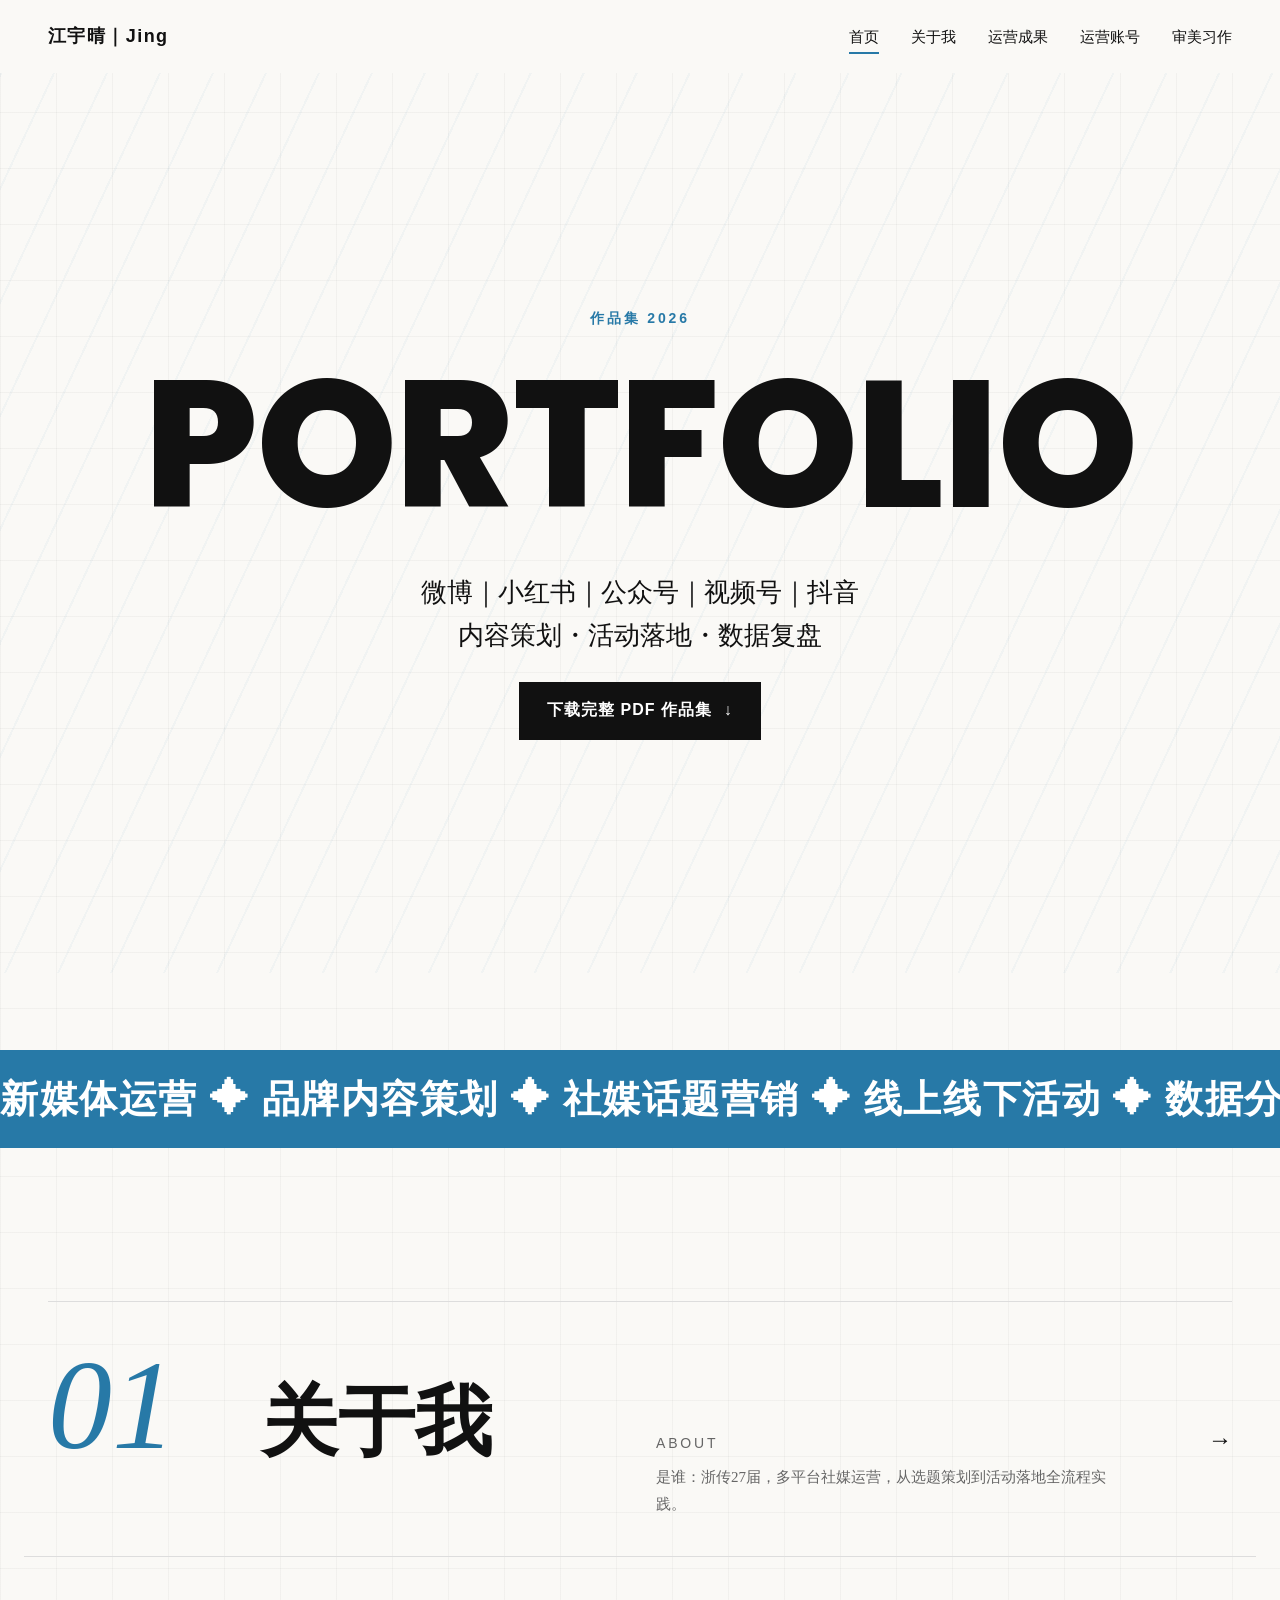
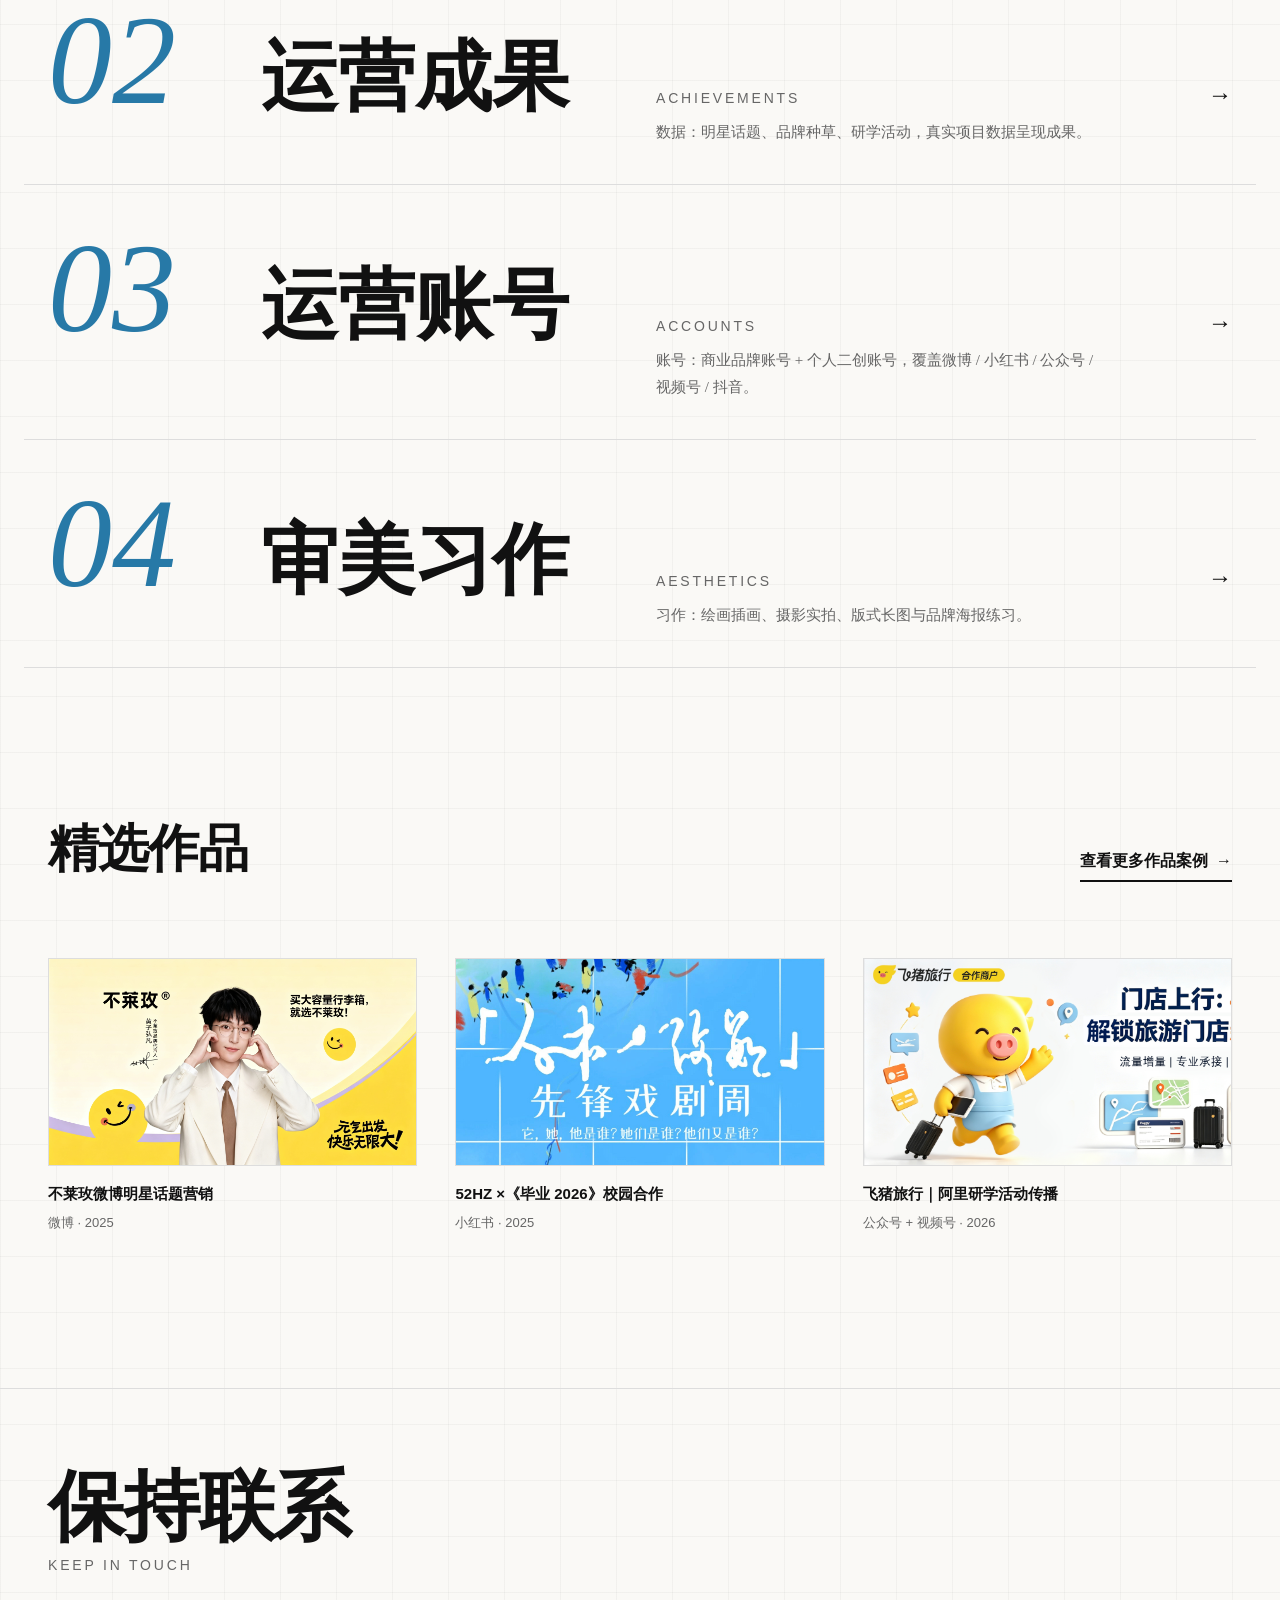
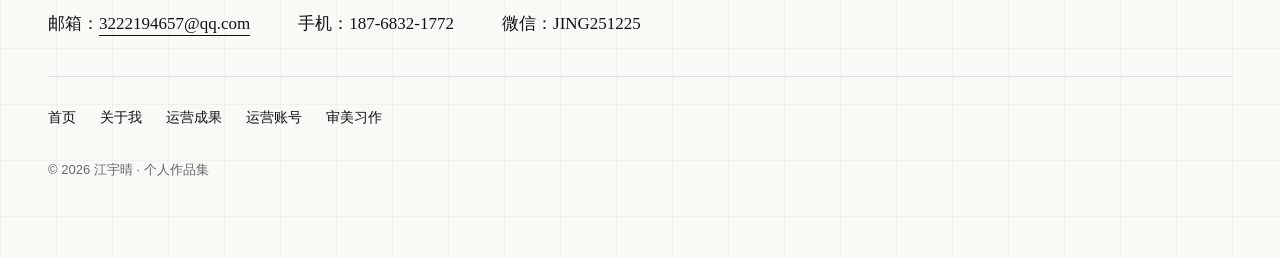
<file: index.html>
<!DOCTYPE html>
<html lang="zh-CN">
<head>
  <meta charset="UTF-8">
  <meta name="viewport" content="width=device-width, initial-scale=1.0">
  <!-- CONFIG: 基本信息 — 页面标题里的姓名 -->
  <title>首页 — 江宇晴 · 新媒体运营作品集</title>
  <link rel="icon" href="favicon.svg" type="image/svg+xml">
  <link rel="stylesheet" href="assets/css/style.css">
  <script>document.documentElement.classList.add('js');</script>
</head>
<body class="page-home">

  <header class="site-header">
    <div class="container header-inner">
      <!-- CONFIG: 基本信息 — 导航左上角的姓名 -->
      <a class="nav-logo" href="index.html">江宇晴｜Jing</a>
      <nav class="site-nav" aria-label="主导航">
        <a href="index.html" class="is-current">首页</a>
        <a href="about.html">关于我</a>
        <a href="achievements.html">运营成果</a>
        <a href="accounts.html">运营账号</a>
        <a href="works.html">审美习作</a>
      </nav>
      <button class="nav-toggle" aria-expanded="false" aria-controls="nav-overlay">
        <span class="visually-hidden">打开菜单</span>
        <span class="nav-toggle-bars" aria-hidden="true">
          <span class="nav-toggle-bar nav-toggle-bar--1"></span>
          <span class="nav-toggle-bar nav-toggle-bar--2"></span>
          <span class="nav-toggle-bar nav-toggle-bar--3"></span>
        </span>
      </button>
    </div>
  </header>

  <div class="nav-overlay" aria-hidden="true">
    <nav class="nav-overlay-nav" aria-label="全屏菜单">
      <a href="index.html" class="is-current">首页</a>
      <a href="about.html">关于我</a>
      <a href="achievements.html">运营成果</a>
      <a href="accounts.html">运营账号</a>
      <a href="works.html">审美习作</a>
    </nav>
    <div class="nav-overlay-footer">
      <!-- CONFIG: 链接 — 联系方式（与页脚保持一致） -->
      邮箱：3222194657@qq.com<br>
      手机：187-6832-1772
    </div>
  </div>

  <main>
    <!-- ===== hero 开屏（整屏高度，文案组垂直居中） ===== -->
    <section class="hero">
      <div class="container hero-inner">
        <p class="eyebrow">作品集 2026</p>
        <!-- CONFIG: 文字 — 开屏大标题（英文一行）。每个字母包在 <span class="ch"> 里，--i 是出场顺序 0、1、2… -->
        <h1 class="title-hero">
          <span class="hero-line hero-line--spread">
            <span class="ch" style="--i:0">P</span><span class="ch" style="--i:1">O</span><span class="ch" style="--i:2">R</span><span class="ch" style="--i:3">T</span><span class="ch" style="--i:4">F</span><span class="ch" style="--i:5">O</span><span class="ch" style="--i:6">L</span><span class="ch" style="--i:7">I</span><span class="ch" style="--i:8">O</span>
          </span>
        </h1>
        <!-- 副标题组：紧跟在标题下方，整体居中 -->
        <div class="hero-lead">
          <!-- CONFIG: 文字 — 副标题（两行：第一行平台，第二行能力） -->
          <p class="lead">微博｜小红书｜公众号｜视频号｜抖音<br>内容策划・活动落地・数据复盘</p>
          <!-- CONFIG: 链接 — PDF 作品集下载按钮（PDF 文件放在 assets/pdf/portfolio.pdf，替换它即可） -->
          <a class="btn-hero" href="assets/pdf/portfolio.pdf" download>下载完整 PDF 作品集 <span class="btn-hero-arrow" aria-hidden="true">↓</span></a>
        </div>
      </div>
    </section>
    <!-- 跑马灯大字条（装饰性，屏幕阅读器跳过；位于首屏折线下方） -->
    <div class="marquee" aria-hidden="true">
      <div class="marquee-track">
        <!-- CONFIG: 文字 — 跑马灯里的关键词，用「 ✦ 」隔开；两段文字要保持一模一样 -->
        <span class="marquee-seg">新媒体运营 ✦ 品牌内容策划 ✦ 社媒话题营销 ✦ 线上线下活动 ✦ 数据分析复盘 ✦ 图文剪辑视觉创作 ✦&nbsp;</span>
        <span class="marquee-seg marquee-clone">新媒体运营 ✦ 品牌内容策划 ✦ 社媒话题营销 ✦ 线上线下活动 ✦ 数据分析复盘 ✦ 图文剪辑视觉创作 ✦&nbsp;</span>
      </div>
    </div>

    <!-- ===== 目录索引 ===== -->
    <section class="section section--tight-b">
      <div class="container reveal">
        <h2 class="visually-hidden">目录</h2>
        <ul class="index-list">
          <li>
            <a class="index-row" href="about.html">
              <span class="num index-num">01</span>
              <span class="index-name">关于我</span>
              <span class="index-meta">
                <!-- CONFIG: 文字 — 目录说明 -->
                <span class="index-en">About</span>
                <span class="index-desc">是谁：浙传27届，多平台社媒运营，从选题策划到活动落地全流程实践。</span>
              </span>
              <span class="index-arrow" aria-hidden="true">→</span>
            </a>
          </li>
          <li>
            <a class="index-row" href="achievements.html">
              <span class="num index-num">02</span>
              <span class="index-name">运营成果</span>
              <span class="index-meta">
                <!-- CONFIG: 文字 — 目录说明 -->
                <span class="index-en">Achievements</span>
                <span class="index-desc">数据：明星话题、品牌种草、研学活动，真实项目数据呈现成果。</span>
              </span>
              <span class="index-arrow" aria-hidden="true">→</span>
            </a>
          </li>
          <li>
            <a class="index-row" href="accounts.html">
              <span class="num index-num">03</span>
              <span class="index-name">运营账号</span>
              <span class="index-meta">
                <!-- CONFIG: 文字 — 目录说明 -->
                <span class="index-en">Accounts</span>
                <span class="index-desc">账号：商业品牌账号 + 个人二创账号，覆盖微博 / 小红书 / 公众号 / 视频号 / 抖音。</span>
              </span>
              <span class="index-arrow" aria-hidden="true">→</span>
            </a>
          </li>
          <li>
            <a class="index-row" href="works.html">
              <span class="num index-num">04</span>
              <span class="index-name">审美习作</span>
              <span class="index-meta">
                <!-- CONFIG: 文字 — 目录说明 -->
                <span class="index-en">Aesthetics</span>
                <span class="index-desc">习作：绘画插画、摄影实拍、版式长图与品牌海报练习。</span>
              </span>
              <span class="index-arrow" aria-hidden="true">→</span>
            </a>
          </li>
        </ul>
      </div>
    </section>

    <!-- ===== 精选作品预览 ===== -->
    <section class="section section--tight-t">
      <div class="container">
        <div class="section-head reveal">
          <!-- CONFIG: 文字 — 区块标题 -->
          <h2 class="title-section">精选作品</h2>
          <!-- CONFIG: 文字 — 按钮文字 -->
          <a class="btn-link" href="accounts.html">查看更多作品案例 <span class="btn-arrow" aria-hidden="true">→</span></a>
        </div>
        <div class="grid">
          <figure class="col-4 reveal reveal-d1">
            <!-- CONFIG: 图片 — 精选作品 1（16:9，已填入 home01.jpg；换图 = 覆盖同名文件） -->
            <img class="ph ph--wide" src="assets/images/home01.jpg" alt="不莱玫微博明星话题营销">
            <figcaption>
              <!-- CONFIG: 文字 — 作品标题与信息 -->
              <span class="cap-title">不莱玫微博明星话题营销</span>
              <span class="cap-meta">微博 · 2025</span>
            </figcaption>
          </figure>
          <figure class="col-4 reveal reveal-d2">
            <!-- CONFIG: 图片 — 精选作品 2（16:9，已填入 home02.jpg；换图 = 覆盖同名文件） -->
            <img class="ph ph--wide" src="assets/images/home02.jpg" alt="52HZ ×《毕业 2026》校园合作">
            <figcaption>
              <!-- CONFIG: 文字 — 作品标题与信息 -->
              <span class="cap-title">52HZ ×《毕业 2026》校园合作</span>
              <span class="cap-meta">小红书 · 2025</span>
            </figcaption>
          </figure>
          <figure class="col-4 reveal reveal-d3">
            <!-- CONFIG: 图片 — 精选作品 3（16:9，已填入 home03.jpg；换图 = 覆盖同名文件） -->
            <img class="ph ph--wide" src="assets/images/home03.jpg" alt="飞猪旅行｜阿里研学活动传播">
            <figcaption>
              <!-- CONFIG: 文字 — 作品标题与信息 -->
              <span class="cap-title">飞猪旅行｜阿里研学活动传播</span>
              <span class="cap-meta">公众号 + 视频号 · 2026</span>
            </figcaption>
          </figure>
        </div>
      </div>
    </section>
  </main>

  <footer class="site-footer">
    <div class="container">
      <!-- CONFIG: 文字 — 页脚大标题 -->
      <h2 class="footer-title">保持联系<span class="footer-title-en">Keep in touch</span></h2>
      <ul class="footer-contact">
        <!-- CONFIG: 链接 — 邮箱 / 微信 / 手机，改引号里的内容即可 -->
        <li>邮箱：<a href="mailto:3222194657@qq.com">3222194657@qq.com</a></li>
        <li>手机：187-6832-1772</li>
        <li>微信：JING251225</li>
      </ul>
      <nav class="footer-nav" aria-label="页脚导航">
        <a href="index.html">首页</a>
        <a href="about.html">关于我</a>
        <a href="achievements.html">运营成果</a>
        <a href="accounts.html">运营账号</a>
        <a href="works.html">审美习作</a>
      </nav>
      <!-- CONFIG: 基本信息 — 版权行里的名字与年份 -->
      <p class="footer-copy">© 2026 江宇晴 · 个人作品集</p>
    </div>
  </footer>

  <script src="assets/js/main.js"></script>
</body>
</html>
</file>
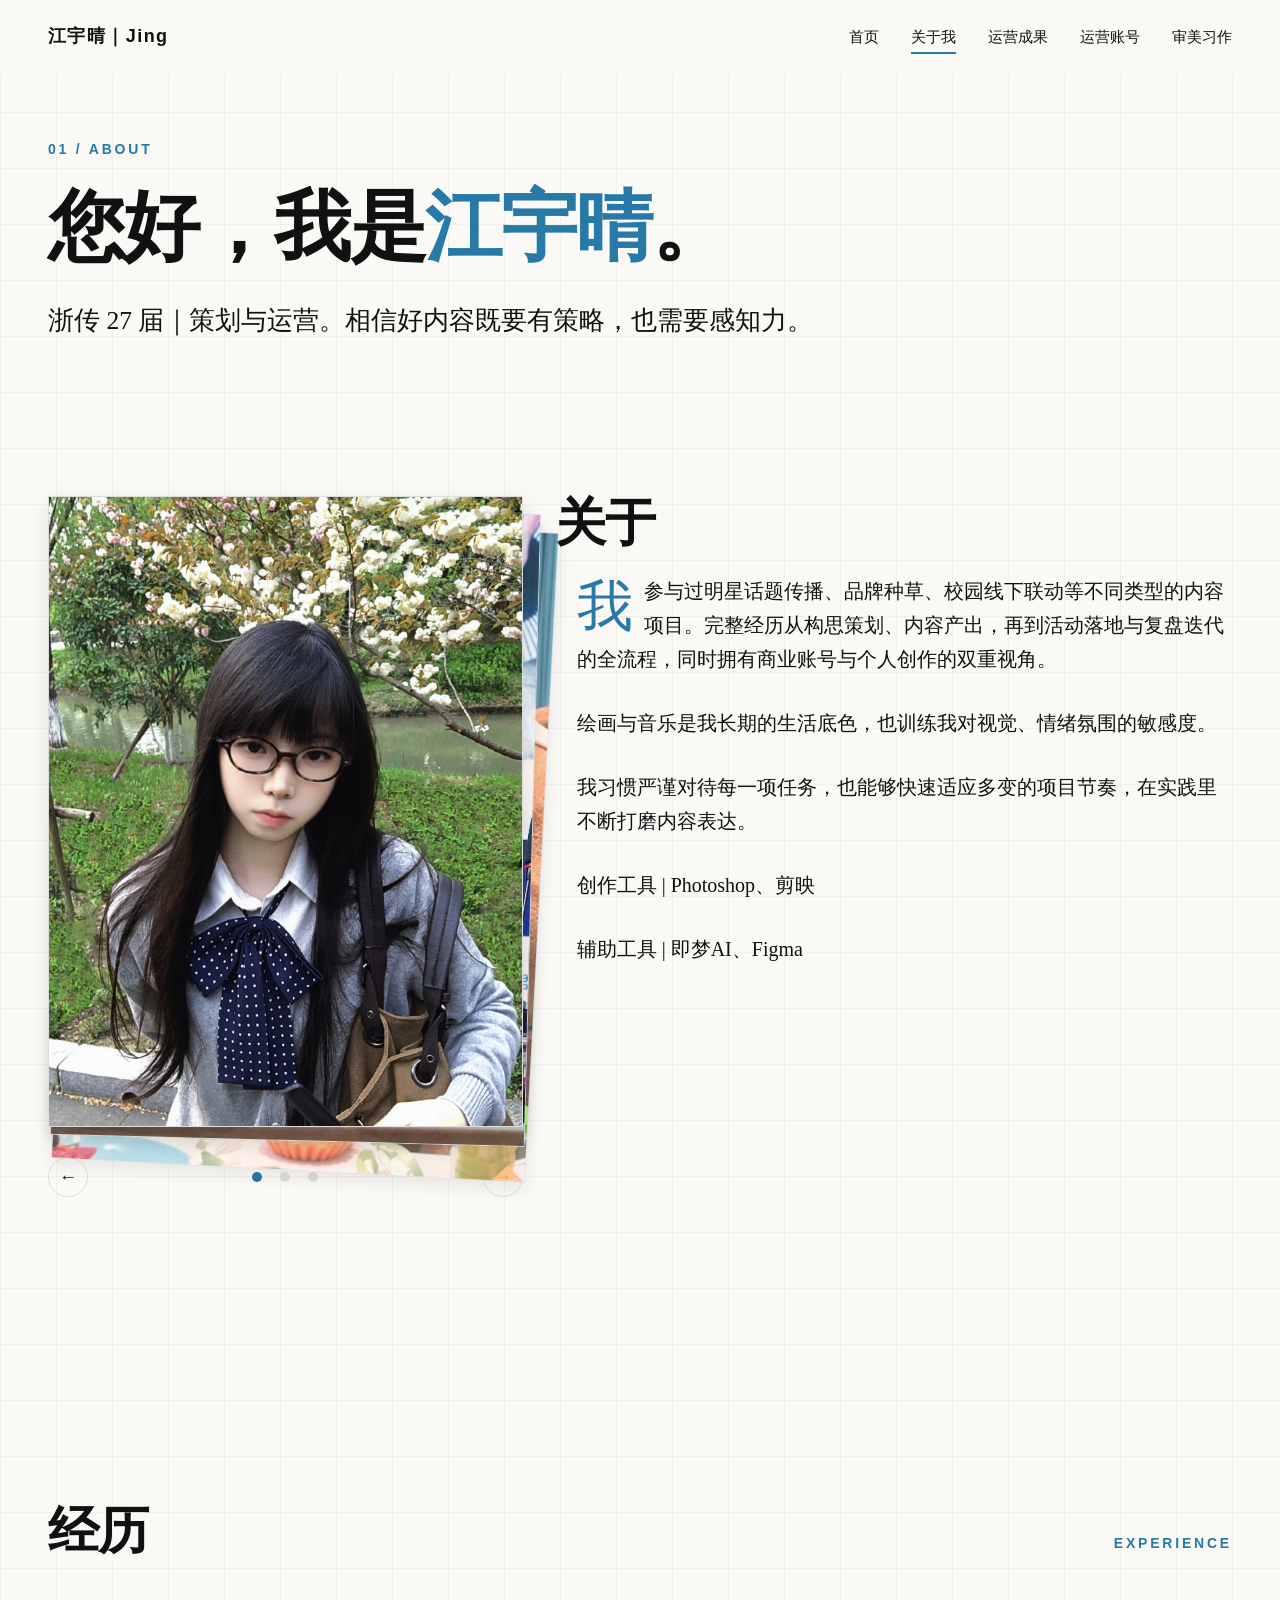
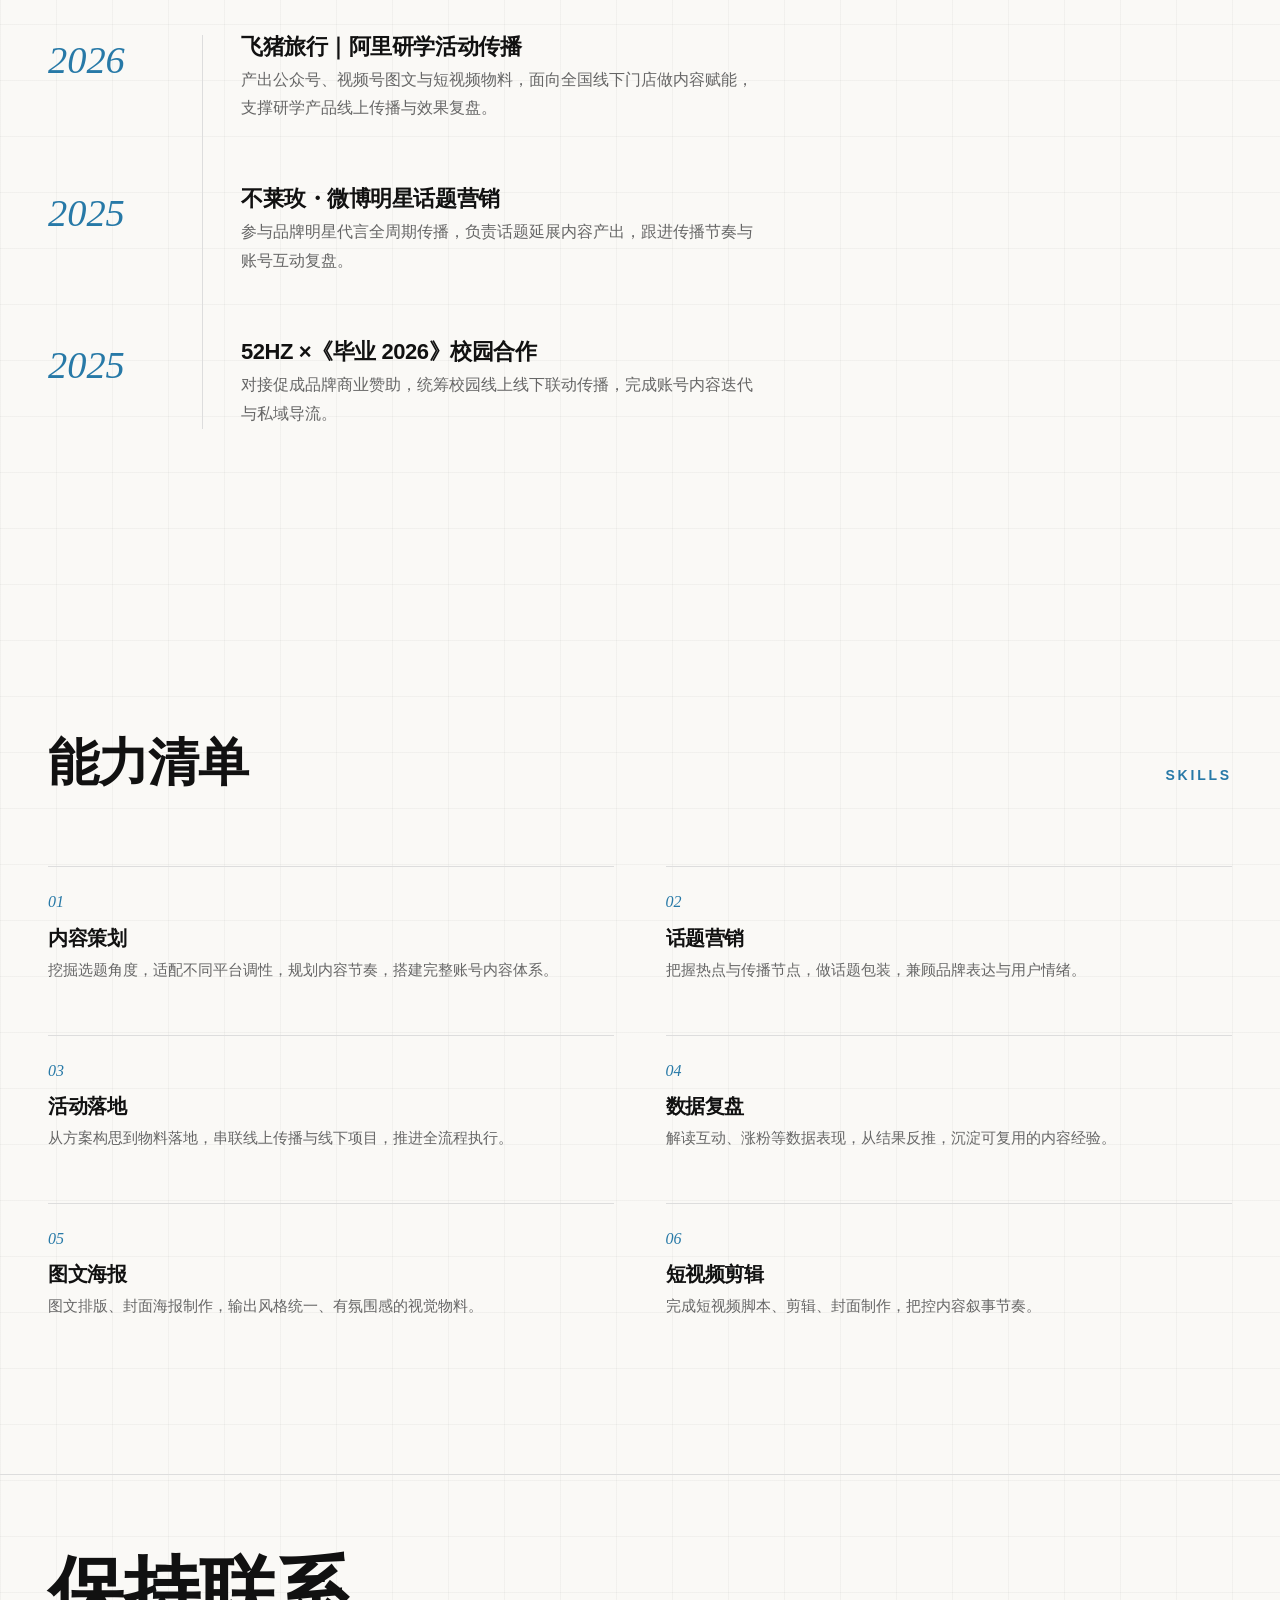
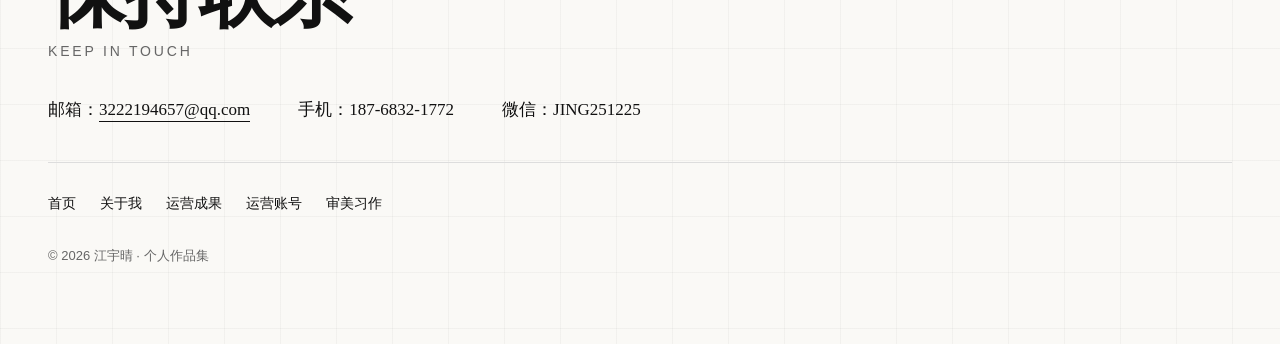
<file: about.html>
<!DOCTYPE html>
<html lang="zh-CN">
<head>
  <meta charset="UTF-8">
  <meta name="viewport" content="width=device-width, initial-scale=1.0">
  <!-- CONFIG: 基本信息 — 页面标题里的姓名 -->
  <title>关于我 — 江宇晴 · 新媒体运营作品集</title>
  <link rel="icon" href="favicon.svg" type="image/svg+xml">
  <link rel="stylesheet" href="assets/css/style.css">
  <script>document.documentElement.classList.add('js');</script>
</head>
<body class="page-about">

  <header class="site-header">
    <div class="container header-inner">
      <!-- CONFIG: 基本信息 — 导航左上角的姓名 -->
      <a class="nav-logo" href="index.html">江宇晴｜Jing</a>
      <nav class="site-nav" aria-label="主导航">
        <a href="index.html">首页</a>
        <a href="about.html" class="is-current">关于我</a>
        <a href="achievements.html">运营成果</a>
        <a href="accounts.html">运营账号</a>
        <a href="works.html">审美习作</a>
      </nav>
      <button class="nav-toggle" aria-expanded="false" aria-controls="nav-overlay">
        <span class="visually-hidden">打开菜单</span>
        <span class="nav-toggle-bars" aria-hidden="true">
          <span class="nav-toggle-bar nav-toggle-bar--1"></span>
          <span class="nav-toggle-bar nav-toggle-bar--2"></span>
          <span class="nav-toggle-bar nav-toggle-bar--3"></span>
        </span>
      </button>
    </div>
  </header>

  <div class="nav-overlay" aria-hidden="true">
    <nav class="nav-overlay-nav" aria-label="全屏菜单">
      <a href="index.html">首页</a>
      <a href="about.html" class="is-current">关于我</a>
      <a href="achievements.html">运营成果</a>
      <a href="accounts.html">运营账号</a>
      <a href="works.html">审美习作</a>
    </nav>
    <div class="nav-overlay-footer">
      <!-- CONFIG: 链接 — 联系方式（与页脚保持一致） -->
      邮箱：3222194657@qq.com<br>
      手机：187-6832-1772
    </div>
  </div>

  <main>
    <!-- ===== 页首：姓名大标题 ===== -->
    <section class="section page-head">
      <div class="container">
        <p class="eyebrow">01 / About</p>
        <!-- CONFIG: 文字 — 页面大标题（「江宇晴」为蓝色强调，改名字改它即可） -->
        <h1 class="title-display">您好，我是<span class="t-accent">江宇晴</span>。</h1>
        <!-- CONFIG: 文字 — 一句话定位 -->
        <p class="lead">浙传 27 届｜策划与运营。相信好内容既要有策略，也需要感知力。</p>
      </div>
    </section>

    <!-- ===== 自我介绍图文区（不对称双列：左 3:4 照片 sticky，右长文 + 基本信息） ===== -->
    <section class="section">
      <div class="container">
        <div class="grid about-grid">
          <div class="col-5 reveal">
            <div class="about-photo">
              <!-- 照片切换器：点箭头循环切换，点圆点直达。增加照片 = 复制一个 <li> 并复制一个圆点按钮 -->
              <div class="photo-switch" data-photo-switch>
                <ul class="photo-slides">
                  <li>
                    <figure class="photo-slide is-front">
                      <!-- CONFIG: 图片 — 第 1 张照片（已填入真实照片 portrait-01.jpg；换图 = 覆盖同名文件，或改 src 文件名） -->
                      <img class="ph ph--portrait" src="assets/images/portrait-01.jpg" alt="个人形象照">
                    </figure>
                  </li>
                  <li>
                    <figure class="photo-slide is-back-1">
                      <!-- CONFIG: 图片 — 第 2 张照片（已填入 portrait-02.jpg；换图 = 覆盖同名文件） -->
                      <img class="ph ph--portrait" src="assets/images/portrait-02.jpg" alt="工作现场照">
                    </figure>
                  </li>
                  <li>
                    <figure class="photo-slide is-back-2">
                      <!-- CONFIG: 图片 — 第 3 张照片（已填入 portrait-03.jpg；换图 = 覆盖同名文件） -->
                      <img class="ph ph--portrait" src="assets/images/portrait-03.jpg" alt="活动照片">
                    </figure>
                  </li>
                </ul>
                <div class="photo-controls">
                  <button class="photo-btn photo-btn--prev" type="button" aria-label="上一张照片"><span aria-hidden="true">←</span></button>
                  <div class="photo-dots" role="group" aria-label="照片切换">
                    <button class="photo-dot is-active" type="button" aria-label="第 1 张照片"></button>
                    <button class="photo-dot" type="button" aria-label="第 2 张照片"></button>
                    <button class="photo-dot" type="button" aria-label="第 3 张照片"></button>
                  </div>
                  <button class="photo-btn photo-btn--next" type="button" aria-label="下一张照片"><span aria-hidden="true">→</span></button>
                </div>
              </div>
            </div>
          </div>
          <div class="col-7 reveal reveal-d1">
            <div class="about-intro">
              <h2 class="title-section">关于</h2>
              <div class="prose">
                <!-- CONFIG: 文字 — 自我介绍 -->
                <p>我参与过明星话题传播、品牌种草、校园线下联动等不同类型的内容项目。完整经历从构思策划、内容产出，再到活动落地与复盘迭代的全流程，同时拥有商业账号与个人创作的双重视角。</p>
                <!-- CONFIG: 文字 — 个人底色 -->
                <p>绘画与音乐是我长期的生活底色，也训练我对视觉、情绪氛围的敏感度。</p>
                <!-- CONFIG: 文字 — 工作态度 -->
                <p>我习惯严谨对待每一项任务，也能够快速适应多变的项目节奏，在实践里不断打磨内容表达。</p>
                <!-- CONFIG: 文字 — 工具清单（创作工具 / 辅助工具） -->
                <p>创作工具 | Photoshop、剪映</p>
                <p>辅助工具 | 即梦AI、Figma</p>
              </div>
            </div>
          </div>
        </div>
      </div>
    </section>

    <!-- ===== 经历时间线 ===== -->
    <section class="section">
      <div class="container">
        <div class="section-head reveal">
          <!-- CONFIG: 文字 — 区块标题 -->
          <h2 class="title-section">经历</h2>
          <p class="eyebrow">Experience</p>
        </div>
        <ol class="timeline">
          <!-- CONFIG: 文字 — 经历条目：年份 / 项目与角色 / 一句描述 -->
          <li class="timeline-item reveal">
            <span class="timeline-year">2026</span>
            <div class="timeline-body">
              <h3 class="timeline-title">飞猪旅行｜阿里研学活动传播</h3>
              <p class="timeline-desc">产出公众号、视频号图文与短视频物料，面向全国线下门店做内容赋能，支撑研学产品线上传播与效果复盘。</p>
            </div>
          </li>
          <li class="timeline-item reveal reveal-d1">
            <span class="timeline-year">2025</span>
            <div class="timeline-body">
              <h3 class="timeline-title">不莱玫・微博明星话题营销</h3>
              <p class="timeline-desc">参与品牌明星代言全周期传播，负责话题延展内容产出，跟进传播节奏与账号互动复盘。</p>
            </div>
          </li>
          <li class="timeline-item reveal reveal-d2">
            <span class="timeline-year">2025</span>
            <div class="timeline-body">
              <h3 class="timeline-title">52HZ ×《毕业 2026》校园合作</h3>
              <p class="timeline-desc">对接促成品牌商业赞助，统筹校园线上线下联动传播，完成账号内容迭代与私域导流。</p>
            </div>
          </li>
        </ol>
      </div>
    </section>

    <!-- ===== 能力清单 ===== -->
    <section class="section">
      <div class="container">
        <div class="section-head reveal">
          <!-- CONFIG: 文字 — 区块标题 -->
          <h2 class="title-section">能力清单</h2>
          <p class="eyebrow">Skills</p>
        </div>
        <ul class="ability-list">
          <!-- CONFIG: 文字 — 能力条目：技能名 + 一句说明 -->
          <li class="ability reveal">
            <span class="num ability-num">01</span>
            <h3>内容策划</h3>
            <p>挖掘选题角度，适配不同平台调性，规划内容节奏，搭建完整账号内容体系。</p>
          </li>
          <li class="ability reveal reveal-d1">
            <span class="num ability-num">02</span>
            <h3>话题营销</h3>
            <p>把握热点与传播节点，做话题包装，兼顾品牌表达与用户情绪。</p>
          </li>
          <li class="ability reveal reveal-d2">
            <span class="num ability-num">03</span>
            <h3>活动落地</h3>
            <p>从方案构思到物料落地，串联线上传播与线下项目，推进全流程执行。</p>
          </li>
          <li class="ability reveal">
            <span class="num ability-num">04</span>
            <h3>数据复盘</h3>
            <p>解读互动、涨粉等数据表现，从结果反推，沉淀可复用的内容经验。</p>
          </li>
          <li class="ability reveal reveal-d1">
            <span class="num ability-num">05</span>
            <h3>图文海报</h3>
            <p>图文排版、封面海报制作，输出风格统一、有氛围感的视觉物料。</p>
          </li>
          <li class="ability reveal reveal-d2">
            <span class="num ability-num">06</span>
            <h3>短视频剪辑</h3>
            <p>完成短视频脚本、剪辑、封面制作，把控内容叙事节奏。</p>
          </li>
        </ul>
      </div>
    </section>

  </main>

  <footer class="site-footer">
    <div class="container">
      <!-- CONFIG: 文字 — 页脚大标题 -->
      <h2 class="footer-title">保持联系<span class="footer-title-en">Keep in touch</span></h2>
      <ul class="footer-contact">
        <!-- CONFIG: 链接 — 邮箱 / 手机 / 微信，改引号里的内容即可 -->
        <li>邮箱：<a href="mailto:3222194657@qq.com">3222194657@qq.com</a></li>
        <li>手机：187-6832-1772</li>
        <li>微信：JING251225</li>
      </ul>
      <nav class="footer-nav" aria-label="页脚导航">
        <a href="index.html">首页</a>
        <a href="about.html">关于我</a>
        <a href="achievements.html">运营成果</a>
        <a href="accounts.html">运营账号</a>
        <a href="works.html">审美习作</a>
      </nav>
      <!-- CONFIG: 基本信息 — 版权行里的名字与年份 -->
      <p class="footer-copy">© 2026 江宇晴 · 个人作品集</p>
    </div>
  </footer>

  <script src="assets/js/main.js"></script>
</body>
</html>
</file>
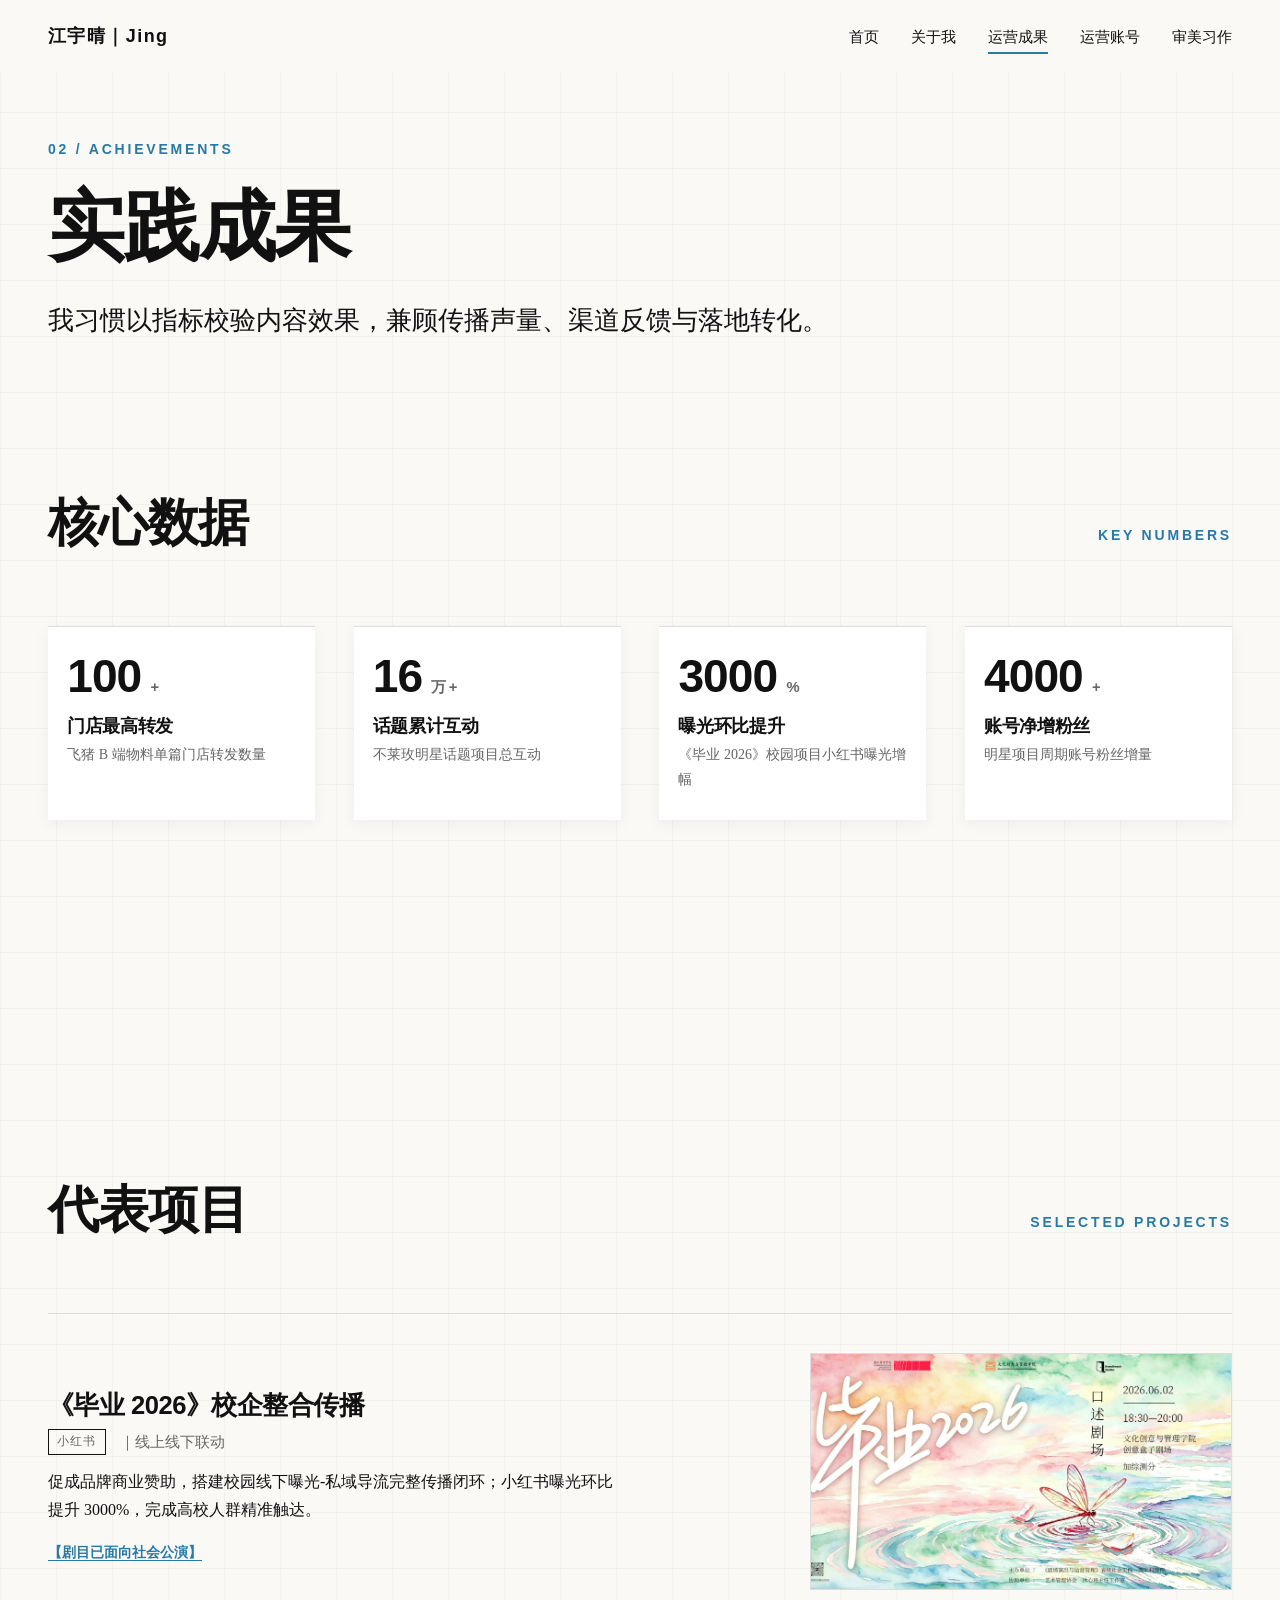
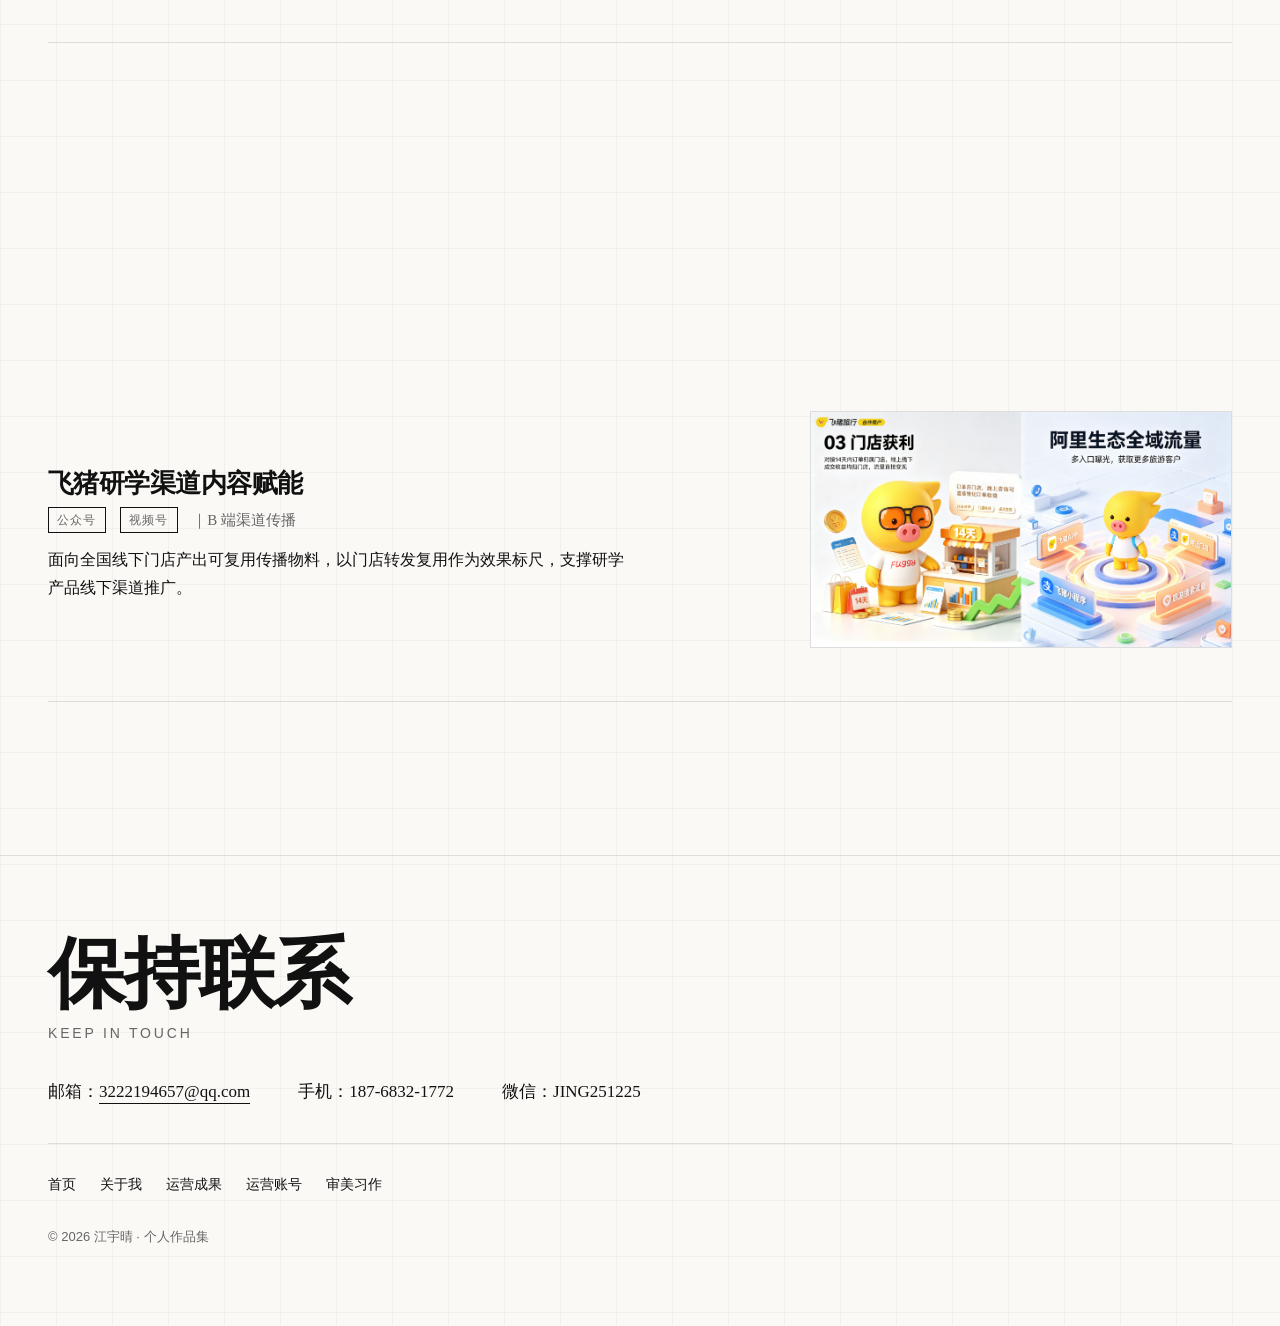
<file: achievements.html>
<!DOCTYPE html>
<html lang="zh-CN">
<head>
  <meta charset="UTF-8">
  <meta name="viewport" content="width=device-width, initial-scale=1.0">
  <!-- CONFIG: 基本信息 — 页面标题里的姓名 -->
  <title>运营成果 — 江宇晴 · 新媒体运营作品集</title>
  <link rel="icon" href="favicon.svg" type="image/svg+xml">
  <link rel="stylesheet" href="assets/css/style.css">
  <script>document.documentElement.classList.add('js');</script>
</head>
<body class="page-achievements">

  <header class="site-header">
    <div class="container header-inner">
      <!-- CONFIG: 基本信息 — 导航左上角的姓名 -->
      <a class="nav-logo" href="index.html">江宇晴｜Jing</a>
      <nav class="site-nav" aria-label="主导航">
        <a href="index.html">首页</a>
        <a href="about.html">关于我</a>
        <a href="achievements.html" class="is-current">运营成果</a>
        <a href="accounts.html">运营账号</a>
        <a href="works.html">审美习作</a>
      </nav>
      <button class="nav-toggle" aria-expanded="false" aria-controls="nav-overlay">
        <span class="visually-hidden">打开菜单</span>
        <span class="nav-toggle-bars" aria-hidden="true">
          <span class="nav-toggle-bar nav-toggle-bar--1"></span>
          <span class="nav-toggle-bar nav-toggle-bar--2"></span>
          <span class="nav-toggle-bar nav-toggle-bar--3"></span>
        </span>
      </button>
    </div>
  </header>

  <div class="nav-overlay" aria-hidden="true">
    <nav class="nav-overlay-nav" aria-label="全屏菜单">
      <a href="index.html">首页</a>
      <a href="about.html">关于我</a>
      <a href="achievements.html" class="is-current">运营成果</a>
      <a href="accounts.html">运营账号</a>
      <a href="works.html">审美习作</a>
    </nav>
    <div class="nav-overlay-footer">
      <!-- CONFIG: 链接 — 联系方式（与页脚保持一致） -->
      邮箱：3222194657@qq.com<br>
      手机：187-6832-1772
    </div>
  </div>

  <main>
    <!-- ===== 页首：用数据说话 ===== -->
    <section class="section page-head">
      <div class="container">
        <p class="eyebrow">02 / Achievements</p>
        <!-- CONFIG: 文字 — 页面大标题 -->
        <h1 class="title-display">实践成果</h1>
        <!-- CONFIG: 文字 — 一句话导语 -->
        <p class="lead">我习惯以指标校验内容效果，兼顾传播声量、渠道反馈与落地转化。</p>
      </div>
    </section>

    <!-- ===== 核心数据：4 张 KPI 卡，滚动进入视口时数字滚动一次 ===== -->
    <section class="section">
      <div class="container">
        <div class="section-head reveal">
          <!-- CONFIG: 文字 — 区块标题 -->
          <h2 class="title-section">核心数据</h2>
          <p class="eyebrow">Key Numbers</p>
        </div>
        <ul class="grid kpi-grid" data-counters>
          <li class="col-3 kpi-card reveal">
            <!-- CONFIG: 数字 — 改 data-count 与显示文本即可 -->
            <p class="kpi-num"><span class="kpi-value" data-count="100">100</span><span class="kpi-unit">+</span></p>
            <!-- CONFIG: 文字 — 标签 + 一句说明 -->
            <h3 class="kpi-label">门店最高转发</h3>
            <p class="kpi-desc">飞猪 B 端物料单篇门店转发数量</p>
          </li>
          <li class="col-3 kpi-card reveal reveal-d1">
            <!-- CONFIG: 数字 — 改 data-count 与显示文本即可 -->
            <p class="kpi-num"><span class="kpi-value" data-count="16">16</span><span class="kpi-unit">万 +</span></p>
            <!-- CONFIG: 文字 — 标签 + 一句说明 -->
            <h3 class="kpi-label">话题累计互动</h3>
            <p class="kpi-desc">不莱玫明星话题项目总互动</p>
          </li>
          <li class="col-3 kpi-card reveal reveal-d2">
            <!-- CONFIG: 数字 — 改 data-count 与显示文本即可 -->
            <p class="kpi-num"><span class="kpi-value" data-count="3000">3000</span><span class="kpi-unit">%</span></p>
            <!-- CONFIG: 文字 — 标签 + 一句说明 -->
            <h3 class="kpi-label">曝光环比提升</h3>
            <p class="kpi-desc">《毕业 2026》校园项目小红书曝光增幅</p>
          </li>
          <li class="col-3 kpi-card reveal reveal-d3">
            <!-- CONFIG: 数字 — 改 data-count 与显示文本即可 -->
            <p class="kpi-num"><span class="kpi-value" data-count="4000">4000</span><span class="kpi-unit">+</span></p>
            <!-- CONFIG: 文字 — 标签 + 一句说明 -->
            <h3 class="kpi-label">账号净增粉丝</h3>
            <p class="kpi-desc">明星项目周期账号粉丝增量</p>
          </li>
        </ul>
        <!-- CONFIG: 文字 — 数据脚注 -->
        <p class="data-note reveal">数据来源各项目后台；部分 B 端项目以渠道复用反馈作为核心衡量依据。</p>
      </div>
    </section>

    <!-- ===== 代表项目：三个项目平等陈列，无排名 ===== -->
    <section class="section">
      <div class="container">
        <div class="section-head reveal">
          <!-- CONFIG: 文字 — 区块标题 -->
          <h2 class="title-section">代表项目</h2>
          <p class="eyebrow">Selected Projects</p>
        </div>
        <ol class="case-list">
          <li class="case-row reveal">
            <div class="case-body">
              <!-- CONFIG: 文字 — 代表项目：标题 -->
              <h3 class="case-title">《毕业 2026》校企整合传播</h3>
              <!-- CONFIG: 文字 — 平台标签 + 方向 -->
              <p class="case-meta"><span class="tag">小红书</span>｜线上线下联动</p>
              <!-- CONFIG: 文字 — 项目描述 -->
              <p class="case-desc">促成品牌商业赞助，搭建校园线下曝光-私域导流完整传播闭环；小红书曝光环比提升 3000%，完成高校人群精准触达。</p>
              <!-- CONFIG: 链接 — 公演报道站外链接（改 href 引号里的网址即可） -->
              <p class="case-link"><a href="https://mp.weixin.qq.com/s/tYT_KkPtpdczWfWTRJuCrg" target="_blank" rel="noopener">【剧目已面向社会公演】</a></p>
            </div>
            <figure class="case-shot">
              <!-- CONFIG: 图片 — 项目截图（16:9，已填入 achievement-01.jpg；换图 = 覆盖同名文件） -->
              <img class="ph ph--wide" src="assets/images/achievement-01.jpg" alt="小红书笔记数据截图">
            </figure>
          </li>
          <li class="case-row reveal reveal-d1">
            <div class="case-body">
              <!-- CONFIG: 文字 — 代表项目：标题 -->
              <h3 class="case-title">不莱玫明星代言社媒传播</h3>
              <!-- CONFIG: 文字 — 平台标签 + 方向 -->
              <p class="case-meta"><span class="tag">微博</span>｜话题营销</p>
              <!-- CONFIG: 文字 — 项目描述 -->
              <p class="case-desc">参与明星代言全周期内容策划与落地；话题上线 6 天阅读破千万，承接公域热点流量，带动账号互动与粉丝增长。</p>
            </div>
            <figure class="case-shot">
              <!-- CONFIG: 图片 — 项目截图（16:9，已填入 achievement-02.jpg；换图 = 覆盖同名文件） -->
              <img class="ph ph--wide" src="assets/images/achievement-02.jpg" alt="话题页截图">
            </figure>
          </li>
          <li class="case-row reveal reveal-d2">
            <div class="case-body">
              <!-- CONFIG: 文字 — 代表项目：标题 -->
              <h3 class="case-title">飞猪研学渠道内容赋能</h3>
              <!-- CONFIG: 文字 — 平台标签 + 方向 -->
              <p class="case-meta"><span class="tag">公众号</span><span class="tag">视频号</span>｜B 端渠道传播</p>
              <!-- CONFIG: 文字 — 项目描述 -->
              <p class="case-desc">面向全国线下门店产出可复用传播物料，以门店转发复用作为效果标尺，支撑研学产品线下渠道推广。</p>
            </div>
            <figure class="case-shot">
              <!-- CONFIG: 图片 — 项目截图（16:9，已填入 achievement-03.jpg；换图 = 覆盖同名文件） -->
              <img class="ph ph--wide" src="assets/images/achievement-03.jpg" alt="渠道物料复用截图">
            </figure>
          </li>
        </ol>
      </div>
    </section>
  </main>

  <footer class="site-footer">
    <div class="container">
      <!-- CONFIG: 文字 — 页脚大标题 -->
      <h2 class="footer-title">保持联系<span class="footer-title-en">Keep in touch</span></h2>
      <ul class="footer-contact">
        <!-- CONFIG: 链接 — 邮箱 / 手机 / 微信，改引号里的内容即可 -->
        <li>邮箱：<a href="mailto:3222194657@qq.com">3222194657@qq.com</a></li>
        <li>手机：187-6832-1772</li>
        <li>微信：JING251225</li>
      </ul>
      <nav class="footer-nav" aria-label="页脚导航">
        <a href="index.html">首页</a>
        <a href="about.html">关于我</a>
        <a href="achievements.html">运营成果</a>
        <a href="accounts.html">运营账号</a>
        <a href="works.html">审美习作</a>
      </nav>
      <!-- CONFIG: 基本信息 — 版权行里的名字与年份 -->
      <p class="footer-copy">© 2026 江宇晴 · 个人作品集</p>
    </div>
  </footer>

  <script src="assets/js/main.js"></script>
</body>
</html>
</file>
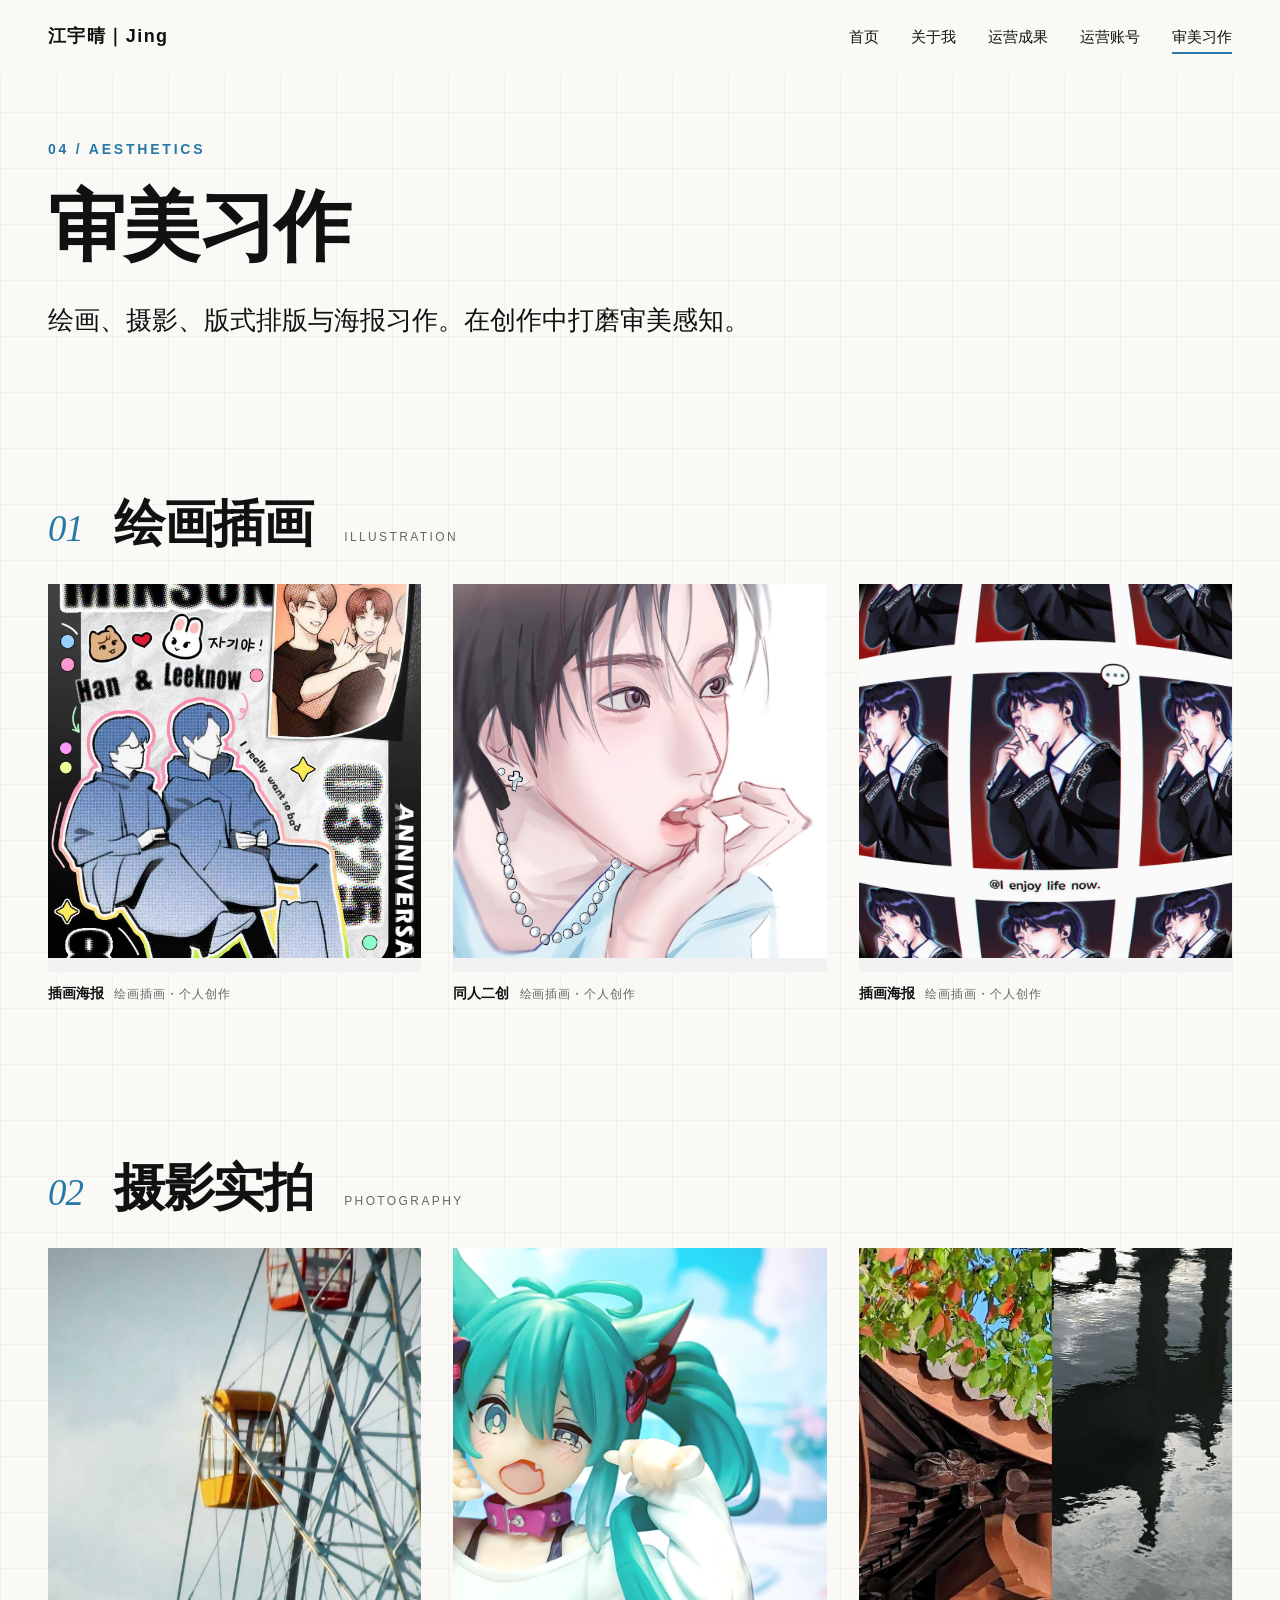
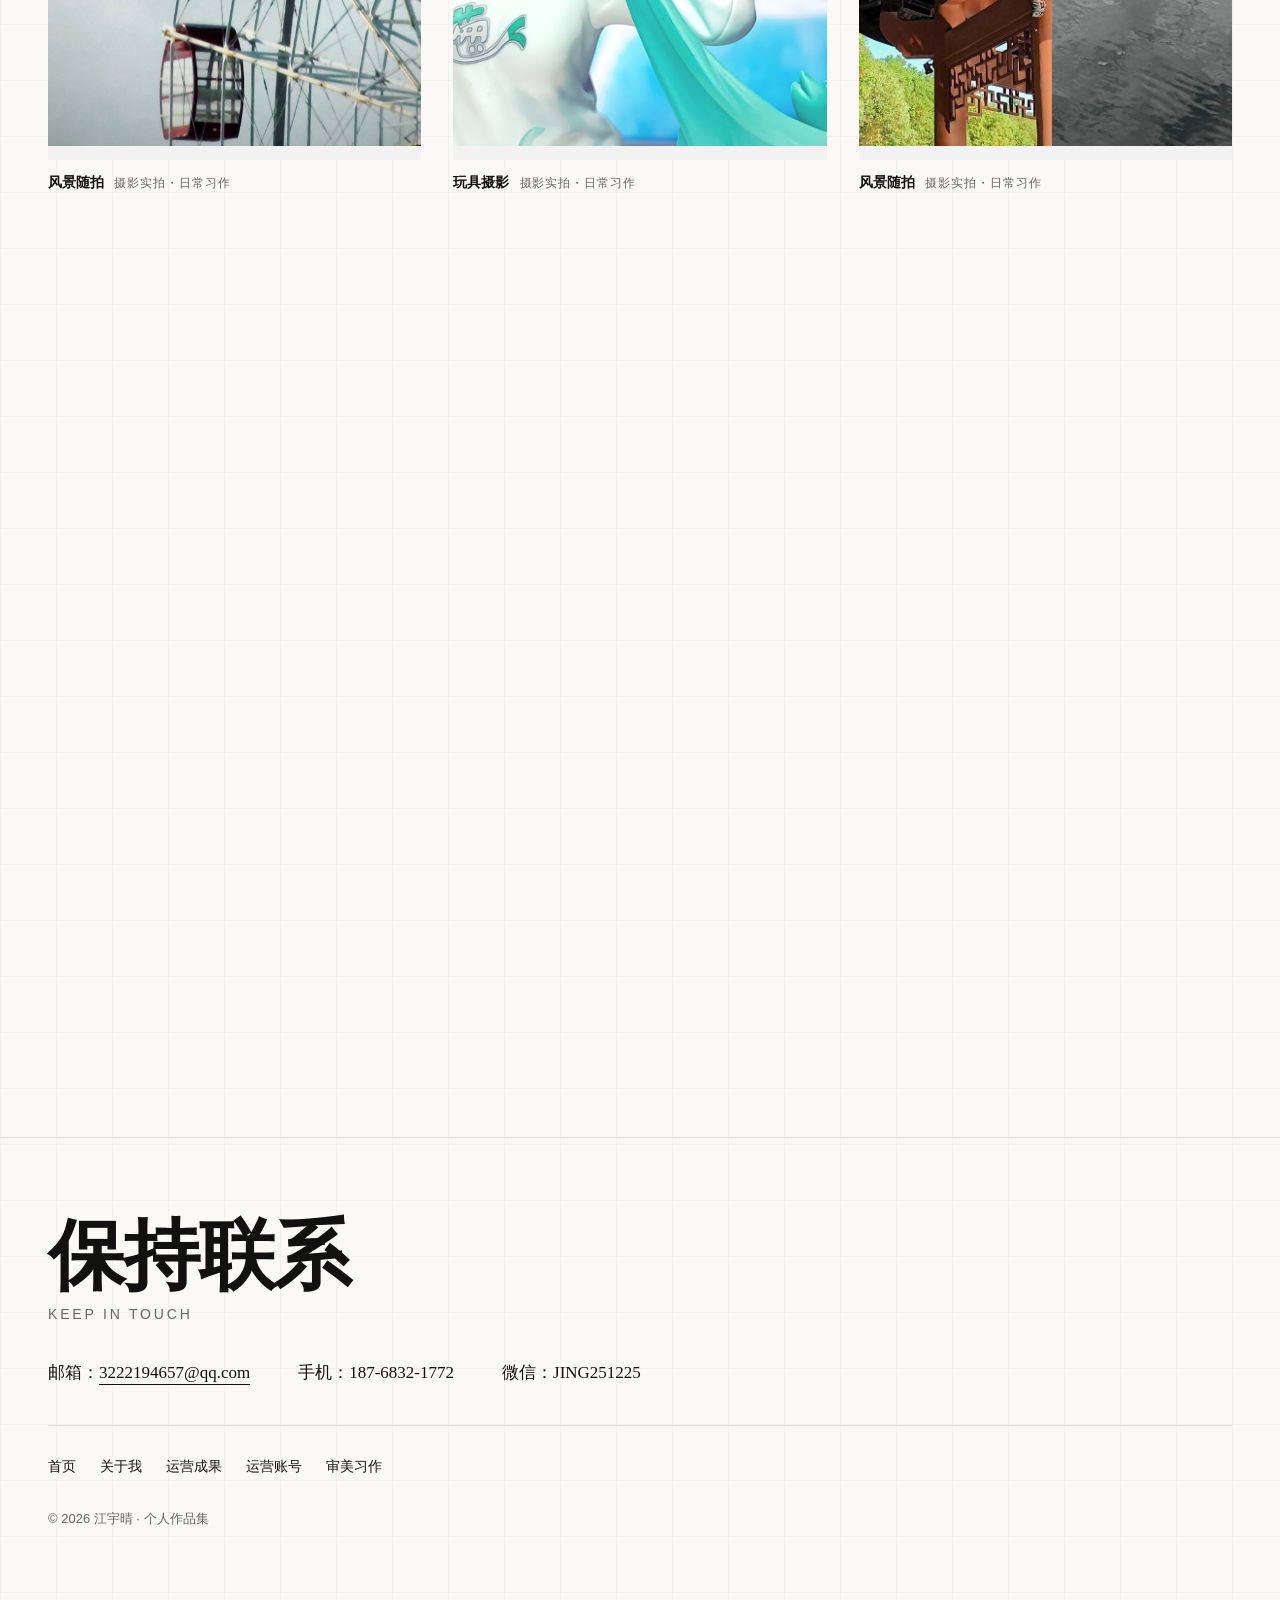
<file: works.html>
<!DOCTYPE html>
<html lang="zh-CN">
<head>
  <meta charset="UTF-8">
  <meta name="viewport" content="width=device-width, initial-scale=1.0">
  <!-- CONFIG: 基本信息 — 页面标题里的姓名 -->
  <title>审美习作 — 江宇晴 · 新媒体运营作品集</title>
  <link rel="icon" href="favicon.svg" type="image/svg+xml">
  <link rel="stylesheet" href="assets/css/style.css">
  <script>document.documentElement.classList.add('js');</script>
</head>
<body class="page-works">

  <header class="site-header">
    <div class="container header-inner">
      <!-- CONFIG: 基本信息 — 导航左上角的姓名 -->
      <a class="nav-logo" href="index.html">江宇晴｜Jing</a>
      <nav class="site-nav" aria-label="主导航">
        <a href="index.html">首页</a>
        <a href="about.html">关于我</a>
        <a href="achievements.html">运营成果</a>
        <a href="accounts.html">运营账号</a>
        <a href="works.html" class="is-current">审美习作</a>
      </nav>
      <button class="nav-toggle" aria-expanded="false" aria-controls="nav-overlay">
        <span class="visually-hidden">打开菜单</span>
        <span class="nav-toggle-bars" aria-hidden="true">
          <span class="nav-toggle-bar nav-toggle-bar--1"></span>
          <span class="nav-toggle-bar nav-toggle-bar--2"></span>
          <span class="nav-toggle-bar nav-toggle-bar--3"></span>
        </span>
      </button>
    </div>
  </header>

  <div class="nav-overlay" aria-hidden="true">
    <nav class="nav-overlay-nav" aria-label="全屏菜单">
      <a href="index.html">首页</a>
      <a href="about.html">关于我</a>
      <a href="achievements.html">运营成果</a>
      <a href="accounts.html">运营账号</a>
      <a href="works.html" class="is-current">审美习作</a>
    </nav>
    <div class="nav-overlay-footer">
      <!-- CONFIG: 链接 — 联系方式（与页脚保持一致） -->
      邮箱：3222194657@qq.com<br>
      手机：187-6832-1772
    </div>
  </div>

  <main>
    <!-- ===== 页首 ===== -->
    <section class="section page-head">
      <div class="container">
        <p class="eyebrow">04 / Aesthetics</p>
        <!-- CONFIG: 文字 — 页面大标题 -->
        <h1 class="title-display">审美习作</h1>
        <!-- CONFIG: 文字 — 一句话导语 -->
        <p class="lead">绘画、摄影、版式排版与海报习作。在创作中打磨审美感知。</p>
      </div>
    </section>

    <!-- ===== 作品画廊：三大分组（绘画插画 / 摄影实拍 / 视觉海报） ===== -->
    <section class="section section--tight-t">
      <div class="container">

        <!-- ===== 第一组：绘画插画 ===== -->
        <h2 class="work-group-title reveal">
          <span class="work-group-num">01</span>绘画插画<span class="work-group-en">Illustration</span>
        </h2>
        <div class="gallery reveal">
          <!-- CONFIG: 文字/图片 — 作品 01（已填入 works-01.jpg，灯箱显示完整原图；换图 = 覆盖同名文件） -->
          <figure class="work" data-full="assets/images/works-01.jpg">
            <button type="button" class="work-btn" aria-label="查看大图：插画海报">
              <img class="ph ph--square" src="assets/images/works-01.jpg" alt="插画海报">
            </button>
            <figcaption>
              <span class="work-title">插画海报</span>
              <span class="work-meta">绘画插画・个人创作</span>
            </figcaption>
          </figure>

          <!-- CONFIG: 文字/图片 — 作品 02（已填入 works-02.jpg，灯箱显示完整原图；换图 = 覆盖同名文件） -->
          <figure class="work" data-full="assets/images/works-02.jpg">
            <button type="button" class="work-btn" aria-label="查看大图：同人二创">
              <img class="ph ph--square" src="assets/images/works-02.jpg" alt="同人二创">
            </button>
            <figcaption>
              <span class="work-title">同人二创</span>
              <span class="work-meta">绘画插画・个人创作</span>
            </figcaption>
          </figure>

          <!-- CONFIG: 文字/图片 — 作品 03（已填入 works-03.jpg，灯箱显示完整原图；换图 = 覆盖同名文件） -->
          <figure class="work" data-full="assets/images/works-03.jpg">
            <button type="button" class="work-btn" aria-label="查看大图：插画海报">
              <img class="ph ph--square" src="assets/images/works-03.jpg" alt="插画海报">
            </button>
            <figcaption>
              <span class="work-title">插画海报</span>
              <span class="work-meta">绘画插画・个人创作</span>
            </figcaption>
          </figure>
        </div>

        <!-- ===== 第二组：摄影实拍 ===== -->
        <h2 class="work-group-title reveal">
          <span class="work-group-num">02</span>摄影实拍<span class="work-group-en">Photography</span>
        </h2>
        <div class="gallery reveal">
          <!-- CONFIG: 文字/图片 — 作品 04（已填入 works-04.jpg，灯箱显示完整原图；换图 = 覆盖同名文件） -->
          <figure class="work" data-full="assets/images/works-04.jpg">
            <button type="button" class="work-btn" aria-label="查看大图：风景随拍">
              <img class="ph ph--portrait" src="assets/images/works-04.jpg" alt="风景随拍">
            </button>
            <figcaption>
              <span class="work-title">风景随拍</span>
              <span class="work-meta">摄影实拍・日常习作</span>
            </figcaption>
          </figure>

          <!-- CONFIG: 文字/图片 — 作品 05（已填入 works-05.jpg，灯箱显示完整原图；换图 = 覆盖同名文件） -->
          <figure class="work" data-full="assets/images/works-05.jpg">
            <button type="button" class="work-btn" aria-label="查看大图：玩具摄影">
              <img class="ph ph--portrait" src="assets/images/works-05.jpg" alt="玩具摄影">
            </button>
            <figcaption>
              <span class="work-title">玩具摄影</span>
              <span class="work-meta">摄影实拍・日常习作</span>
            </figcaption>
          </figure>

          <!-- CONFIG: 文字/图片 — 作品 06（已填入 works-06.jpg，灯箱显示完整原图；换图 = 覆盖同名文件） -->
          <figure class="work" data-full="assets/images/works-06.jpg">
            <button type="button" class="work-btn" aria-label="查看大图：风景随拍">
              <img class="ph ph--portrait" src="assets/images/works-06.jpg" alt="风景随拍">
            </button>
            <figcaption>
              <span class="work-title">风景随拍</span>
              <span class="work-meta">摄影实拍・日常习作</span>
            </figcaption>
          </figure>
        </div>

        <!-- ===== 第三组：AI视觉海报（长图在灯箱内纵向滚动浏览；AI 辅助习作统一标注） ===== -->
        <h2 class="work-group-title reveal">
          <span class="work-group-num">03</span>AI视觉海报<span class="work-group-en">Poster &amp; Layout</span>
        </h2>
        <div class="gallery reveal">
          <!-- CONFIG: 文字/图片 — 作品 07（长图：网格展示封面缩略，灯箱内纵向滚动看完整长图；已填入 works-07.jpg，换图 = 覆盖同名文件） -->
          <figure class="work" data-long="1" data-full="assets/images/works-07.jpg">
            <button type="button" class="work-btn" aria-label="查看大图：产品日常种草海报">
              <img class="ph ph--portrait" src="assets/images/works-07.jpg" alt="产品日常种草海报">
            </button>
            <figcaption>
              <span class="work-title">产品日常种草海报</span>
              <span class="work-meta">AI 辅助・品牌海报习作</span>
            </figcaption>
          </figure>

          <!-- CONFIG: 文字/图片 — 作品 08（长图，同作品 07；已填入 works-08.jpg，换图 = 覆盖同名文件） -->
          <figure class="work" data-long="1" data-full="assets/images/works-08.jpg">
            <button type="button" class="work-btn" aria-label="查看大图：产品宣传海报">
              <img class="ph ph--portrait" src="assets/images/works-08.jpg" alt="产品宣传海报">
            </button>
            <figcaption>
              <span class="work-title">产品宣传海报</span>
              <span class="work-meta">AI 辅助・品牌海报习作</span>
            </figcaption>
          </figure>

          <!-- CONFIG: 文字/图片 — 作品 09（AI 辅助习作，meta 统一标注；已填入 works-09.jpg，换图 = 覆盖同名文件） -->
          <figure class="work" data-full="assets/images/works-09.jpg">
            <button type="button" class="work-btn" aria-label="查看大图：飞猪门店上行主题概念海报">
              <img class="ph ph--portrait" src="assets/images/works-09.jpg" alt="飞猪门店上行主题概念海报">
            </button>
            <figcaption>
              <span class="work-title">飞猪门店上行主题概念海报</span>
              <span class="work-meta">AI 辅助・品牌海报习作</span>
            </figcaption>
          </figure>
        </div>

      </div>
    </section>
  </main>

  <footer class="site-footer">
    <div class="container">
      <!-- CONFIG: 文字 — 页脚大标题 -->
      <h2 class="footer-title">保持联系<span class="footer-title-en">Keep in touch</span></h2>
      <ul class="footer-contact">
        <!-- CONFIG: 链接 — 邮箱 / 手机 / 微信，改引号里的内容即可 -->
        <li>邮箱：<a href="mailto:3222194657@qq.com">3222194657@qq.com</a></li>
        <li>手机：187-6832-1772</li>
        <li>微信：JING251225</li>
      </ul>
      <nav class="footer-nav" aria-label="页脚导航">
        <a href="index.html">首页</a>
        <a href="about.html">关于我</a>
        <a href="achievements.html">运营成果</a>
        <a href="accounts.html">运营账号</a>
        <a href="works.html">审美习作</a>
      </nav>
      <!-- CONFIG: 基本信息 — 版权行里的名字与年份 -->
      <p class="footer-copy">© 2026 江宇晴 · 个人作品集</p>
    </div>
  </footer>

  <!-- ===== 灯箱（JS 控制开合；无 JS 时保持隐藏，作品直接可见） ===== -->
  <div class="lightbox" role="dialog" aria-modal="true" aria-label="作品大图" hidden>
    <button type="button" class="lightbox-btn lightbox-close" aria-label="关闭">×</button>
    <button type="button" class="lightbox-btn lightbox-prev" aria-label="上一张">←</button>
    <button type="button" class="lightbox-btn lightbox-next" aria-label="下一张">→</button>
    <div class="lightbox-stage">
      <div class="lightbox-media"></div>
      <p class="lightbox-caption"><span class="lightbox-title"></span><span class="lightbox-count"></span></p>
    </div>
  </div>

  <script src="assets/js/main.js"></script>
</body>
</html>
</file>
<file: assets/css/style.css>
/* ==========================================================
   杂志风个人作品集 — 唯一样式表 style.css
   分区：
   1. Tokens       设计令牌（颜色 / 字号 / 字体 / 间距）
   2. Reset        样式重置
   3. Base         基础样式（body / 标题 / 链接 / 容器）
   4. Typography   排版（眉题 / 大标题 / 导语 / 正文 / 竖排）
   5. Grid         12 列网格
   6. Components   组件（导航 / 页脚 / 卡片 / 灯箱，Step 2 起填充）
   7. Utilities    工具类（占位块 / 动效 / 无障碍辅助）
   8. Responsive   响应式断点
   9. Reduced motion  无障碍降级
   ========================================================== */

/* ===== 1. Tokens ===== */

:root {
  /* 配色：黑白 + 单一蓝点缀（唯一强调色 #2779A7） */
  --c-bg: #FFFFFF;
  --c-paper: #FAF9F6; /* 米白纸色：全站背景 */
  --c-ink: #111111;
  --c-accent: #2779A7;
  --c-gray: #F2F2F2;
  --c-line: #DDDDDD;
  --c-muted: #666666;

  /* 字号阶梯：clamp 流式缩放（屏幕小自动变小，屏幕大自动变大） */
  --text-hero: clamp(3rem, 9vw, 8rem);
  --text-display: clamp(2.5rem, 6vw, 5rem);
  --text-section: clamp(2rem, 4vw, 3.5rem);
  --text-lead: clamp(1.25rem, 2vw, 1.75rem);
  --text-body: 17px;
  --text-kpi: clamp(3rem, 6vw, 4.5rem);
  --text-small: 14px;
  --text-index: clamp(4rem, 10vw, 9rem);

  /* 字体：西文字体放最前，让 Windows / macOS 的数字与英文观感一致 */
  --font-sans: "Helvetica Neue", Helvetica, Arial, "PingFang SC", "Microsoft YaHei", "SimHei", sans-serif;
  --font-serif: Georgia, "Times New Roman", "Songti SC", "STSong", "SimSun", serif;
  /* 首页大标题专用字体（本地字体文件，零网络依赖；仅用于 PORTFOLIO 一行） */
  --font-display: "Poppins", "Arial Black", "Helvetica Neue", Helvetica, Arial, sans-serif;

  /* 间距：大量留白 = 杂志感 */
  --section-pad: clamp(5rem, 12vw, 10rem);
  --block-pad: clamp(3rem, 6vw, 5rem);
  --container: 1440px;
  --container-narrow: 960px;

  /* 动效缓动曲线 */
  --ease-out-soft: cubic-bezier(0.22, 1, 0.36, 1);
}

/* ===== 1.5 本地字体 ===== */

/* Poppins ExtraBold（拉丁字符）— 仅用于首页大标题，本地文件零网络依赖 */
@font-face {
  font-family: "Poppins";
  src: url("../fonts/poppins-extrabold.woff2") format("woff2");
  font-weight: 800;
  font-style: normal;
  font-display: swap;
}

/* ===== 2. Reset ===== */

*, *::before, *::after { box-sizing: border-box; margin: 0; padding: 0; }
img, video { display: block; max-width: 100%; height: auto; }
ul, ol { list-style: none; }
a { color: inherit; text-decoration: none; }
button { font: inherit; color: inherit; background: none; border: none; cursor: pointer; }

/* ===== 3. Base ===== */

html { scroll-behavior: smooth; }

body {
  font-family: var(--font-serif);
  font-size: var(--text-body);
  line-height: 1.8;
  color: var(--c-ink);
  /* 米白纸色 + 极淡网格线（杂志稿纸感，纯 CSS 生成） */
  background-color: var(--c-paper);
  background-image:
    linear-gradient(rgba(17, 17, 17, 0.035) 1px, transparent 1px),
    linear-gradient(90deg, rgba(17, 17, 17, 0.035) 1px, transparent 1px);
  background-size: 56px 56px;
}

h1, h2, h3, h4 {
  font-family: var(--font-sans);
  font-weight: 700;
  line-height: 1.05;
  letter-spacing: -0.02em;
}

::selection { background: var(--c-accent); color: #FFFFFF; }

.container { width: 100%; max-width: var(--container); margin: 0 auto; padding: 0 clamp(1.25rem, 4vw, 3rem); }
.container--narrow { max-width: var(--container-narrow); }
.section { padding: var(--section-pad) 0; }
/* 相邻板块间距收紧：--tight-b 收上板块的底部留白，--tight-t 收下板块的顶部留白 */
.section--tight-b { padding-bottom: clamp(2.5rem, 6vw, 5rem); }
.section--tight-t { padding-top: clamp(2.5rem, 6vw, 5rem); }

/* ===== 4. Typography ===== */

/* 眉题：英文小字大写 + 宽字距 */
.eyebrow {
  font-family: var(--font-sans);
  font-size: var(--text-small);
  font-weight: 700;
  letter-spacing: 0.2em;
  text-transform: uppercase;
  color: var(--c-accent);
}

/* 大标题层级（静态值兜底 + clamp 流式） */
.title-hero { font-size: 48px; font-size: var(--text-hero); }
.title-display { font-size: 40px; font-size: var(--text-display); }
.title-section { font-size: 32px; font-size: var(--text-section); }

/* 标题中的蓝色关键词（仅限大字使用） */
.t-accent { color: var(--c-accent); }

/* 导语：宋体大字 */
.lead {
  font-family: var(--font-serif);
  font-size: 20px;
  font-size: var(--text-lead);
  line-height: 1.7;
  max-width: 32em;
}

/* 正文段落：宋体，限制阅读宽度 */
.prose p { max-width: 32em; }

/* 竖排文字（装饰用） */
.v-text {
  font-family: var(--font-sans);
  font-size: var(--text-small);
  letter-spacing: 0.3em;
  color: var(--c-muted);
  writing-mode: vertical-rl;
}

/* 序号 / 年份：Georgia 斜体 + 蓝 */
.num {
  font-family: var(--font-serif);
  font-style: italic;
  color: var(--c-accent);
}

/* ===== 5. Grid ===== */

.grid {
  display: grid;
  grid-template-columns: repeat(12, 1fr);
  gap: clamp(1.5rem, 3vw, 3rem);
}

.col-1 { grid-column: span 1; }
.col-2 { grid-column: span 2; }
.col-3 { grid-column: span 3; }
.col-4 { grid-column: span 4; }
.col-5 { grid-column: span 5; }
.col-6 { grid-column: span 6; }
.col-7 { grid-column: span 7; }
.col-8 { grid-column: span 8; }
.col-9 { grid-column: span 9; }
.col-10 { grid-column: span 10; }
.col-11 { grid-column: span 11; }
.col-12 { grid-column: span 12; }

/* ===== 6. Components ===== */

/* --- 6.1 顶部导航与全屏菜单 --- */

.site-header {
  position: sticky;
  top: 0;
  z-index: 100;
  background: rgba(250, 249, 246, 0.98);
  -webkit-backdrop-filter: blur(8px);
  backdrop-filter: blur(8px);
  border-bottom: 1px solid transparent;
  transition: border-color 0.3s ease, box-shadow 0.3s ease;
}
.site-header.is-scrolled {
  border-bottom-color: var(--c-line);
  box-shadow: 0 2px 12px rgba(17, 17, 17, 0.06);
}

.header-inner {
  display: flex;
  align-items: center;
  justify-content: space-between;
  gap: 2rem;
  height: 72px;
}

.nav-logo {
  font-family: var(--font-sans);
  font-weight: 700;
  font-size: 1.125rem;
  letter-spacing: 0.08em;
}

.site-nav { display: flex; gap: clamp(1rem, 2.5vw, 2rem); }
.site-nav a {
  position: relative;
  font-family: var(--font-sans);
  font-size: 15px;
  padding: 0.25rem 0;
}
.site-nav a::after {
  content: "";
  position: absolute;
  left: 0;
  bottom: 0;
  width: 100%;
  height: 2px;
  background: var(--c-accent);
  transform: scaleX(0);
  transform-origin: left center;
  transition: transform 0.3s var(--ease-out-soft);
}
.site-nav a:hover::after,
.site-nav a.is-current::after { transform: scaleX(1); }

/* 汉堡按钮：默认隐藏，<768px 且有 JS 时显示 */
.nav-toggle {
  display: none;
  align-items: center;
  justify-content: center;
  width: 44px;
  height: 44px;
  margin-right: -12px;
}
.nav-toggle-bars { position: relative; display: block; width: 24px; height: 18px; }
.nav-toggle-bar {
  position: absolute;
  left: 0;
  width: 100%;
  height: 2px;
  background: var(--c-ink);
  transition: transform 0.3s var(--ease-out-soft), opacity 0.3s var(--ease-out-soft);
}
.nav-toggle-bar--1 { top: 0; }
.nav-toggle-bar--2 { top: 8px; }
.nav-toggle-bar--3 { top: 16px; }
.nav-toggle.is-open .nav-toggle-bar--1 { transform: translateY(8px) rotate(45deg); }
.nav-toggle.is-open .nav-toggle-bar--2 { opacity: 0; }
.nav-toggle.is-open .nav-toggle-bar--3 { transform: translateY(-8px) rotate(-45deg); }

/* 全屏墨色菜单 */
.nav-overlay {
  position: fixed;
  inset: 0;
  z-index: 90;
  display: flex;
  flex-direction: column;
  justify-content: center;
  padding: 5rem clamp(1.25rem, 4vw, 3rem) 2.5rem;
  background: var(--c-ink);
  visibility: hidden;
  opacity: 0;
  transform: translateY(-8px);
  transition: opacity 0.35s ease-out, transform 0.35s ease-out, visibility 0s linear 0.35s;
}
.nav-overlay.is-open {
  visibility: visible;
  opacity: 1;
  transform: none;
  transition: opacity 0.35s ease-out, transform 0.35s ease-out;
}
.nav-overlay-nav { display: flex; flex-direction: column; gap: 0.25rem; }
.nav-overlay-nav a {
  font-family: var(--font-sans);
  font-weight: 700;
  font-size: 32px;
  font-size: var(--text-section);
  color: #FFFFFF;
  padding: 0.5rem 0;
}
.nav-overlay-nav a.is-current { color: var(--c-accent); }
.nav-overlay-footer {
  margin-top: 3rem;
  font-family: var(--font-sans);
  font-size: var(--text-small);
  color: rgba(255, 255, 255, 0.72);
  line-height: 1.9;
}

/* 菜单打开时锁住页面滚动 */
body.menu-open { overflow: hidden; }

/* --- 6.2 页脚 --- */

.site-footer {
  border-top: 1px solid var(--c-line);
  padding: var(--block-pad) 0;
}
.footer-title { font-size: 40px; font-size: var(--text-display); }
.footer-title-en {
  display: block;
  margin-top: 0.75rem;
  font-family: var(--font-sans);
  font-size: 14px;
  font-weight: 400;
  letter-spacing: 0.2em;
  text-transform: uppercase;
  color: var(--c-muted);
}
.footer-contact {
  display: flex;
  flex-wrap: wrap;
  gap: 0.75rem 3rem;
  margin: 2.25rem 0;
}
.footer-contact a { border-bottom: 1px solid var(--c-ink); padding-bottom: 2px; }
.footer-contact a:hover { border-bottom-color: var(--c-accent); }
.footer-nav {
  display: flex;
  flex-wrap: wrap;
  gap: 1.5rem;
  padding-top: 1.75rem;
  border-top: 1px solid var(--c-line);
  font-family: var(--font-sans);
  font-size: var(--text-small);
}
.footer-copy {
  margin-top: 1.75rem;
  font-family: var(--font-sans);
  font-size: 13px;
  color: var(--c-muted);
}

/* --- 6.3 首页 hero 开屏 --- */

.hero {
  position: relative;
  min-height: 100vh;
  min-height: 100svh; /* 移动端地址栏收起/展开时更准确 */
  display: flex;
  align-items: center; /* 文案组在整屏内垂直居中 */
  padding: clamp(2rem, 5vw, 4rem) 0;
}
/* 开屏背景的极淡对角斜线（斜切海报的底纹） */
.hero::before {
  content: "";
  position: absolute;
  inset: 0;
  pointer-events: none;
  background: repeating-linear-gradient(
    115deg,
    rgba(39, 121, 167, 0.045) 0 2px,
    transparent 2px 48px
  );
}
.hero-inner { position: relative; text-align: center; }
.hero .eyebrow { margin-bottom: clamp(0.75rem, 1.5vw, 1.5rem); }
.hero .title-hero { margin-bottom: 0; } /* 与副标题的间距由 .hero-lead 的 margin-top 控制 */
.hero-line { display: block; }
/* PORTFOLIO 大标题：Poppins ExtraBold 全大写，字母凝聚居中，任何宽度不折行 */
.hero-line--spread {
  display: flex;
  justify-content: center;
  font-family: var(--font-display);
  font-weight: 800;
  text-transform: uppercase;
  letter-spacing: -0.01em;
  font-size: clamp(2.25rem, 14vw, 13rem);
  line-height: 1.05;
}
/* 大标题逐字动画：开场依次登台 + 悬停单字跳起 */
.ch { display: inline-block; transition: transform 0.3s cubic-bezier(0.34, 1.56, 0.64, 1), color 0.2s ease; }
.js .ch { animation: ch-in 0.7s cubic-bezier(0.22, 1, 0.36, 1) backwards; animation-delay: calc(0.15s + var(--i, 0) * 0.07s); }
.ch:hover { transform: translateY(-0.1em); }
.hero-line--spread .ch:hover { transform: translateY(-0.06em); color: var(--c-accent); } /* 超大字母：弹跳幅度收小 + 悬浮变主题蓝 */
@keyframes ch-in {
  from { opacity: 0; transform: translateY(0.2em); }
  to { opacity: 1; transform: translateY(0); }
}
.hero-lead { margin-top: clamp(1.25rem, 2.5vw, 2rem); }
.hero .lead { margin-left: auto; margin-right: auto; } /* 副标题文本框整体居中，与标题、按钮对齐 */
/* hero 下载按钮：墨底白字，悬停变蓝、箭头下移 */
.btn-hero {
  display: inline-flex;
  align-items: center;
  gap: 0.75em;
  margin-top: 1.5rem;
  padding: 0.9em 1.8em;
  background: var(--c-ink);
  color: #FFFFFF;
  font-family: var(--font-sans);
  font-size: 1rem;
  font-weight: 700;
  letter-spacing: 0.06em;
  text-decoration: none;
  transition: background-color 0.3s var(--ease-out-soft);
}
.btn-hero:hover { background: var(--c-accent); }
.btn-hero-arrow { transition: transform 0.3s var(--ease-out-soft); }
.btn-hero:hover .btn-hero-arrow { transform: translateY(4px); }

/* 跑马灯大字条：蓝底白字无限滚动，悬停暂停 */
.marquee {
  overflow: hidden;
  margin-top: var(--block-pad);
  background: var(--c-accent);
}
.marquee-track {
  display: flex;
  width: max-content;
  animation: marquee-scroll 22s linear infinite;
}
.marquee:hover .marquee-track { animation-play-state: paused; }
.marquee-seg {
  display: inline-block;
  white-space: nowrap;
  padding: 0.9rem 0;
  font-family: var(--font-sans);
  font-weight: 700;
  font-size: clamp(1.25rem, 3vw, 2.5rem);
  letter-spacing: 0.04em;
  color: #FFFFFF;
}
@keyframes marquee-scroll {
  from { transform: translateX(0); }
  to { transform: translateX(-50%); }
}

/* --- 6.4 首页目录索引 --- */

.index-list { border-top: 1px solid var(--c-line); }
.index-row {
  display: grid;
  grid-template-columns: 2fr 4fr 5fr 1fr;
  align-items: baseline;
  gap: 2rem;
  padding: clamp(1.5rem, 3vw, 2.5rem) clamp(0.5rem, 2vw, 1.5rem);
  margin: 0 calc(-1 * clamp(0.5rem, 2vw, 1.5rem)); /* 让 hover 灰底延伸到容器外沿 */
  border-bottom: 1px solid var(--c-line);
  transition: background-color 0.3s ease;
}
.index-row:hover { background: var(--c-gray); }
.index-num { font-size: 64px; font-size: var(--text-index); line-height: 1; }
.index-name {
  font-family: var(--font-sans);
  font-weight: 700;
  font-size: 40px;
  font-size: var(--text-display);
}
.index-meta { display: flex; flex-direction: column; gap: 0.5rem; }
.index-en {
  font-family: var(--font-sans);
  font-size: var(--text-small);
  letter-spacing: 0.2em;
  text-transform: uppercase;
  color: var(--c-muted);
}
.index-desc { font-size: 15px; color: var(--c-muted); }
.index-arrow {
  justify-self: end;
  font-family: var(--font-sans);
  font-size: 24px;
  line-height: 1;
  transition: transform 0.3s var(--ease-out-soft);
}
.index-row:hover .index-arrow { transform: translateX(8px); }

/* --- 6.5 区块头 + 作品预览 + 按钮链接 --- */

.section-head {
  display: flex;
  align-items: baseline;
  justify-content: space-between;
  gap: 2rem;
  margin-bottom: var(--block-pad);
}
figure .ph { margin-bottom: 0.875rem; }
.cap-title { display: block; font-family: var(--font-sans); font-weight: 700; font-size: 15px; }
.cap-meta {
  display: block;
  margin-top: 0.25rem;
  font-family: var(--font-sans);
  font-size: 13px;
  color: var(--c-muted);
}
.btn-link {
  display: inline-flex;
  align-items: center;
  gap: 0.5rem;
  font-family: var(--font-sans);
  font-weight: 700;
  font-size: 16px;
  padding-bottom: 0.25rem;
  border-bottom: 2px solid var(--c-ink);
  transition: border-color 0.3s ease;
}
.btn-link .btn-arrow { display: inline-block; transition: transform 0.3s var(--ease-out-soft); }
.btn-link:hover { border-bottom-color: var(--c-accent); }
.btn-link:hover .btn-arrow { transform: translateX(6px); }

/* --- 6.6 子页面页首（Step 4 起，about/achievements/accounts/works 共用） --- */

/* 页首上下收紧：紧跟导航，且与正文区不隔太远（比通用 .section 留白小） */
.page-head { padding-top: clamp(2.5rem, 5vw, 4rem); padding-bottom: clamp(2.5rem, 5vw, 4rem); }
/* 页首后的第一个区块：顶部留白收紧，但保留导语与正文之间的呼吸感 */
.page-head + .section { padding-top: clamp(4rem, 7vw, 6rem); }
.page-head .eyebrow { margin-bottom: clamp(1rem, 2vw, 1.5rem); }
.page-head .lead { margin-top: clamp(1.25rem, 2.5vw, 2rem); }

/* --- 6.7 关于我：图文双列 + 基本信息 --- */

/* 照片列：长文滚动时照片保持可见（sticky 顶部 = 导航 72px + 留白） */
.about-photo { position: sticky; top: 6rem; }
.about-intro .prose { margin-top: 1.5rem; }
.prose p + p { margin-top: 1.25em; }

/* 关于我图文网格：收紧两列间距，文字区放宽，避免照片与文字中间过空、文字显挤 */
.about-grid { gap: clamp(1.5rem, 2.5vw, 2rem); }
.about-intro .prose p { max-width: 34em; }

/* 关于我正文杂志化增强：与照片列等高 + hover 蓝线高亮 + 首字下沉 */
.about-intro { display: flex; flex-direction: column; height: 100%; } /* 撑满照片列高度 */
.about-intro .prose {
  display: flex;
  flex-direction: column;
  flex: 1; /* 高度与照片列一致，文字自顶部排布 */
}
.about-intro .prose > p {
  position: relative;
  padding-left: 1.25rem;
  border-left: 2px solid transparent; /* 预留蓝线位置，hover 时不引起文字位移 */
  font-size: 20px; /* 三段字号统一 */
  line-height: 1.7;
  transition: border-color 0.3s ease, background-color 0.3s ease;
}
.about-intro .prose > p + p { margin-top: 1.5em; } /* 段落间距：适度留白，不拉得过开 */
.about-intro .prose > p:hover {
  border-left-color: var(--c-accent);
  background-color: rgba(39, 121, 167, 0.05); /* 极淡蓝底 */
}
.about-intro .prose > p:first-child::first-letter {
  float: left;
  margin: 0.08em 0.2em 0 0;
  font-family: var(--font-serif);
  font-size: 2.8em;
  line-height: 1;
  color: var(--c-accent);
}

/* 照片切换器：3:4 视窗内轮换多张照片（箭头循环 / 圆点直达，不自动轮播） */
.photo-switch { width: min(100%, 480px, calc(72vh * 3 / 4)); } /* 沿用竖图限高规则 */
.js .photo-slides { position: relative; aspect-ratio: 3 / 4; } /* 视窗比例；无 JS 时退回普通流，照片堆叠全部可见 */
/* 三张卡片叠放：前张居中，后两张错位旋转露出边角，切换时像洗牌一样换位 */
.js .photo-slide {
  position: absolute;
  inset: 0;
  display: flex;
  flex-direction: column;
  transition: transform 0.45s var(--ease-out-soft), opacity 0.45s var(--ease-out-soft);
}
.js .photo-slide.is-front { z-index: 3; opacity: 1; }
.js .photo-slide.is-back-1 { z-index: 2; opacity: 0.92; transform: translate(10px, 12px) rotate(1.5deg); }
.js .photo-slide.is-back-2 { z-index: 1; opacity: 0.85; transform: translate(20px, 24px) rotate(3deg); }
.js .photo-slide .ph {
  flex: 1;
  width: 100%;
  aspect-ratio: auto;
  margin-bottom: 0.5rem;
  background: #FFFFFF; /* 卡片纸面感 */
  box-shadow: 0 6px 18px rgba(17, 17, 17, 0.1); /* 纸片阴影，堆叠层次 */
}
/* 说明词只显示在最前面那张卡上：三张卡叠放时同一位置的 caption 会互相叠字（占位阶段的说明词换真实照片后删除） */
.js .photo-slide:not(.is-front) .cap-meta { visibility: hidden; }
.photo-controls { display: none; } /* 无 JS 时控件无意义，隐藏 */
.js .photo-controls {
  display: flex;
  align-items: center;
  justify-content: space-between;
  gap: 1rem;
  margin-top: 1.75rem; /* 留出后排卡片的错位空间 */
}
.photo-btn {
  display: inline-flex;
  align-items: center;
  justify-content: center;
  width: 40px;
  height: 40px;
  border: 1px solid var(--c-line);
  border-radius: 50%;
  font-family: var(--font-sans);
  font-size: 18px;
  line-height: 1;
  transition: border-color 0.3s ease, color 0.3s ease;
}
.photo-btn:hover { border-color: var(--c-accent); color: var(--c-accent); }
.photo-dots { display: flex; gap: 0.25rem; }
.photo-dot { position: relative; width: 24px; height: 24px; } /* 24px 命中区，视觉圆点 10px */
.photo-dot::after {
  content: "";
  position: absolute;
  inset: 7px;
  border-radius: 50%;
  background: var(--c-line);
  transition: background-color 0.3s ease;
}
.photo-dot.is-active::after { background: var(--c-accent); }

/* 基本信息 dl：2026-09-12 用户决定改为纯文字段落，不再使用 */

/* --- 6.8 经历时间线 --- */

.timeline-item { display: flex; gap: clamp(1.25rem, 3vw, 2.5rem); }
.timeline-year {
  flex: 0 0 clamp(5.5rem, 9vw, 8.5rem);
  padding: 0.12em 0 clamp(2.5rem, 5vw, 4rem);
  font-family: var(--font-serif);
  font-style: italic;
  font-size: clamp(1.75rem, 3vw, 2.5rem);
  line-height: 1.1;
  color: var(--c-accent);
}
.timeline-body {
  flex: 1;
  padding: 0 0 clamp(2.5rem, 5vw, 4rem) clamp(1.25rem, 3vw, 2.5rem);
  border-left: 1px solid var(--c-line); /* 年份与条目之间的竖线，随条目延伸 */
}
.timeline-item:last-child .timeline-year,
.timeline-item:last-child .timeline-body { padding-bottom: 0; }
.timeline-title { font-size: 22px; }
.timeline-desc { margin-top: 0.5rem; font-size: 16px; color: var(--c-muted); max-width: 32em; }

/* --- 6.9 能力清单 --- */

.ability-list {
  display: grid;
  grid-template-columns: repeat(2, 1fr);
  gap: clamp(2rem, 4vw, 3.5rem) clamp(2rem, 4vw, 4rem);
}
.ability { border-top: 1px solid var(--c-line); padding-top: 1.25rem; }
.ability-num { font-size: 1rem; }
.ability h3 { margin-top: 0.6rem; font-size: 20px; }
.ability p { margin-top: 0.5rem; font-size: 15px; color: var(--c-muted); }

/* --- 6.10 引言块：用户 2026-09-12 决定移除，不再使用 --- */

/* --- 6.11 KPI 数据卡（运营成果页） --- */

/* 白卡浮在米白纸面上，顶部发丝线；hover 顶线变蓝 + 投影加深 */
.kpi-card {
  background: #FFFFFF;
  border-top: 1px solid var(--c-line);
  padding: 1.5rem clamp(0.75rem, 1.5vw, 1.25rem) 1.75rem;
  box-shadow: 0 4px 14px rgba(17, 17, 17, 0.05);
  transition: border-color 0.3s ease, box-shadow 0.3s ease;
}
.kpi-card:hover { border-top-color: var(--c-accent); box-shadow: 0 8px 22px rgba(17, 17, 17, 0.09); }
.kpi-num {
  display: flex;
  align-items: baseline;
  gap: 0.2em;
  white-space: nowrap;
  font-family: var(--font-sans);
  font-weight: 700;
  /* 较 --text-kpi 收小一档：保证「3,600,000」级千分位数字在 1/4 栏内不溢出 */
  font-size: clamp(2.5rem, 3.6vw, 3.5rem);
  line-height: 1.1;
  letter-spacing: -0.02em;
  font-variant-numeric: tabular-nums; /* 数字滚动时宽度不抖动 */
}
.kpi-value { transition: color 0.3s ease; }
.kpi-card:hover .kpi-value { color: var(--c-accent); } /* hover 大数字变蓝（大字允许用 accent） */
.kpi-unit { font-size: 0.32em; font-weight: 700; color: var(--c-muted); }
.kpi-label { margin-top: 0.9rem; font-size: 18px; }
.kpi-desc { margin-top: 0.4rem; font-size: 14px; color: var(--c-muted); }

/* 数据脚注 */
.data-note {
  margin-top: clamp(1.25rem, 2.5vw, 2rem);
  font-family: var(--font-sans);
  font-size: 13px;
  color: var(--c-muted);
}

/* --- 6.12 代表项目行（运营成果页）：平等陈列，无排名 --- */

.case-list { border-top: 1px solid var(--c-line); }
.case-row {
  display: grid;
  grid-template-columns: 2.4fr 1.4fr; /* 正文 / 截图 */
  gap: clamp(1.25rem, 3vw, 3rem);
  align-items: center;
  padding: clamp(1.5rem, 3vw, 2.5rem) 0;
  border-bottom: 1px solid var(--c-line);
}
.case-title { font-size: clamp(1.25rem, 2vw, 1.75rem); }
.case-meta { margin-top: 0.6rem; font-size: 15px; color: var(--c-muted); }
.case-desc { margin-top: 0.75rem; font-size: 16px; max-width: 36em; }
/* 平台标签：小号描边胶囊 */
.tag {
  display: inline-block;
  padding: 0.1em 0.7em;
  margin-right: 0.9rem;
  border: 1px solid var(--c-ink);
  font-family: var(--font-sans);
  font-size: 12px;
  letter-spacing: 0.08em;
  vertical-align: 0.1em;
}

/* 页首跳转提示（运营账号页）：引导查看完整案例，分流信息 */
.page-head-note {
  margin-top: 1.5rem;
  font-family: var(--font-sans);
  font-size: 15px;
  color: var(--c-muted);
}
.page-head-note a {
  color: var(--c-accent);
  font-weight: 700;
  border-bottom: 1px solid var(--c-accent);
  transition: opacity 0.3s ease;
}
.page-head-note a:hover { opacity: 0.7; }

/* --- 6.13 折叠展开列表（运营账号页） --- */

.accordion { border-top: 1px solid var(--c-line); }
.acc-item { border-bottom: 1px solid var(--c-line); }

/* 收起态：平台名 + 英文副题 + 账号与粉丝数 + 箭头，一行大字扫完全部平台 */
.acc-summary {
  display: grid;
  grid-template-columns: 1fr auto auto;
  align-items: center;
  gap: clamp(1rem, 2.5vw, 2.5rem);
  padding: clamp(1.1rem, 2.5vw, 1.75rem) 0.25rem;
  cursor: pointer;
  list-style: none; /* 隐藏原生三角 */
}
.acc-summary::-webkit-details-marker { display: none; }
.acc-summary:focus-visible { outline: 2px solid var(--c-accent); outline-offset: 4px; }
.acc-name {
  display: block;
  font-family: var(--font-sans);
  font-weight: 700;
  font-size: 32px;
  font-size: var(--text-section);
  letter-spacing: -0.02em;
  transition: color 0.3s ease;
}
.acc-en {
  display: block;
  margin-top: 0.15rem;
  font-family: var(--font-sans);
  font-size: 12px;
  letter-spacing: 0.18em;
  text-transform: uppercase;
  color: var(--c-muted);
}
.acc-account { font-family: var(--font-sans); font-size: 15px; color: var(--c-muted); text-align: right; }
.acc-arrow { font-size: 20px; line-height: 1; transition: color 0.3s ease; }
.acc-arrow::before { content: "▸"; }
.acc-item[open] .acc-arrow::before { content: "▾"; }
.acc-summary:hover .acc-arrow { color: var(--c-accent); }
.acc-item[open] .acc-name { color: var(--c-accent); }

/* 展开态：淡入；两栏（正文 / 账号截图），内容与平台名左对齐 */
.acc-body {
  padding: 0 0.25rem clamp(1.75rem, 4vw, 2.75rem);
  animation: acc-fade 0.3s ease;
}
@keyframes acc-fade {
  from { opacity: 0; transform: translateY(-6px); }
  to { opacity: 1; transform: none; }
}
.acc-grid {
  display: grid;
  grid-template-columns: minmax(0, 1fr) 18rem; /* 左：快照网格；右：截图固定 18rem */
  gap: clamp(1.25rem, 2.5vw, 2.5rem);
  padding-right: clamp(0.75rem, 2vw, 2rem); /* 截图整体重心稍左移，构图不偏 */
  margin-top: 2rem;
  align-items: stretch; /* 截图与快照区块等高对齐 */
}
.acc-position { font-size: 18px; max-width: 42em; }

/* 无右侧截图的面板（微博）：快照网格通栏，去掉截图列与重心偏移 */
.acc-grid--full { grid-template-columns: 1fr; padding-right: 0; }

/* 实践快照：眉题领起，缩略图为主的网格（仅标题，无数据行） */
.acc-kicker {
  font-family: var(--font-sans);
  font-size: 13px;
  font-weight: 700;
  letter-spacing: 0.3em;
  color: var(--c-muted);
}
.acc-works { display: grid; grid-template-columns: repeat(3, 1fr); gap: 1.25rem; margin-top: 1rem; max-width: 40rem; } /* 网格不铺满，缩略图克制留呼吸 */
.acc-works--full { max-width: none; } /* 微博：无截图列，三张快照通栏铺满，尺寸更大且重心平衡 */
.acc-work .ph { margin-bottom: 0.6rem; padding: 0.75rem; font-size: 12px; }
.acc-work-title { font-family: var(--font-sans); font-weight: 700; font-size: 14px; }

/* 截图列：flex 拉伸至与快照区块等高；3:4 尽量保持（宽度不足时居中裁切，替换图用 object-fit: cover） */
.acc-shot { display: flex; flex-direction: column; min-width: 0; }
.acc-shot .ph--portrait {
  flex: 1 1 auto;
  height: auto;
  width: auto;
  max-width: 100%;
  aspect-ratio: 3 / 4;
  align-self: center;
}

/* 截图下方站外跳转链接 / 项目描述下方外链：小字 + accent 加粗链接（规格明示的小字例外，同页首跳转提示，对比度 4.76:1） */
.acc-shot-link, .case-link {
  margin-top: 0.9rem;
  font-family: var(--font-sans);
  font-size: 14px;
  color: var(--c-muted);
}
.acc-shot-link a, .case-link a {
  color: var(--c-accent);
  font-weight: 700;
  border-bottom: 1px solid var(--c-accent);
  transition: opacity 0.3s ease;
}
.acc-shot-link a:hover, .case-link a:hover { opacity: 0.7; }

/* 视频行（视频号面板）：16:9 横屏居左（≤32rem），两条 9:16 竖屏居右，三者等高对齐 */
.acc-videos {
  display: grid;
  grid-template-columns: minmax(0, 32rem) 11rem 11rem;
  gap: clamp(1rem, 2vw, 2rem);
  align-items: stretch;
  margin-top: 1.75rem;
}
.acc-video { min-width: 0; }
.acc-video--tall { display: flex; flex-direction: column; }
.acc-video--tall .ph {
  flex: 1 1 0; /* basis 0 + min-height 0：不参与撑高行高，行高由横屏视频决定，三者等高 */
  min-height: 0;
  height: auto;
  width: auto;
  max-width: 100%;
  aspect-ratio: 9 / 16;
  align-self: center;
}

/* --- 6.14 作品画廊分组（审美习作页） --- */

/* 组标题：蓝字斜体序号 + 黑体组名 + 英文小字，杂志目录感；组间大留白（--section-pad 级），板块之间呼吸 */
.gallery + .work-group-title { margin-top: var(--section-pad); }
.work-group-title {
  display: flex;
  align-items: baseline;
  gap: 0.6em;
  font-family: var(--font-sans);
  font-weight: 700;
  font-size: var(--text-section);
  letter-spacing: -0.02em;
  line-height: 1.1;
}
.work-group-num {
  font-family: Georgia, "Times New Roman", "Songti SC", "STSong", "SimSun", serif;
  font-style: italic;
  font-weight: 400;
  font-size: 0.72em;
  color: var(--c-accent);
}
.work-group-en {
  font-size: 12px;
  font-weight: 400;
  letter-spacing: 0.2em;
  text-transform: uppercase;
  color: var(--c-muted);
}

/* 3 列网格：每组 3 件整齐成行 */
.gallery {
  display: grid;
  grid-template-columns: repeat(3, 1fr);
  gap: clamp(1.25rem, 2.5vw, 2rem);
  margin-top: clamp(1.25rem, 2.5vw, 2rem);
}
.work { margin: 0; }
/* 整块图区即按钮：hover 图微放大（杂志聚焦感），caption 在下 */
.work-btn {
  display: block;
  width: 100%;
  padding: 0;
  border: 0;
  background: var(--c-gray);
  cursor: zoom-in;
  overflow: hidden;
}
.work-btn .ph { width: 100%; max-width: none; border: 0; transition: transform 0.45s ease, opacity 0.45s ease; }
.work:hover .work-btn .ph { transform: scale(1.04); opacity: 0.9; }
.work-btn:focus-visible { outline: 2px solid var(--c-accent); outline-offset: 3px; }
.work figcaption { display: flex; align-items: baseline; flex-wrap: wrap; gap: 0.6em; margin-top: 0.6rem; font-family: var(--font-sans); }
.work-title { font-size: 14px; font-weight: 700; color: var(--c-ink); }
.work-meta { font-size: 12px; letter-spacing: 0.08em; color: var(--c-muted); }

/* --- 6.16 灯箱（个人作品页） --- */

/* 墨色遮罩 95% + 大图居中；hidden 属性兜底无 JS 时不显示 */
.lightbox {
  position: fixed;
  inset: 0;
  z-index: 300;
  display: flex;
  align-items: center;
  justify-content: center;
  background: rgba(17, 17, 17, 0.95);
  opacity: 0;
  visibility: hidden;
  transition: opacity 0.25s ease, visibility 0.25s ease;
}
.lightbox.is-open { opacity: 1; visibility: visible; }
body.lb-open { overflow: hidden; } /* 灯箱打开时锁定页面滚动 */
.lightbox-stage { display: flex; flex-direction: column; align-items: center; gap: 1rem; max-width: 90vw; }
.lightbox-media { display: flex; align-items: center; justify-content: center; }
.lightbox-media img { display: block; max-width: min(90vw, 1000px); max-height: 70vh; }
/* 占位阶段大图：浅灰大块，与缩略图同一占位语言 */
.lightbox-ph {
  width: min(85vw, 800px);
  aspect-ratio: 4 / 3;
  background: rgba(255, 255, 255, 0.06);
  border-color: rgba(255, 255, 255, 0.25);
  color: rgba(255, 255, 255, 0.8);
  font-size: 14px;
}
/* 长图（版式长条）：灯箱容器纵向滚动，内容顶部起排、水平居中，完整浏览 */
.lightbox-media.is-long {
  max-height: 72vh;
  overflow-y: auto;
  align-items: flex-start;
  padding: 0.5rem 1rem;
}
.lightbox-media.is-long img { max-width: min(52vw, 400px); max-height: none; width: auto; }
.lightbox-ph--long { width: min(46vw, 340px); aspect-ratio: 3 / 8; } /* 窄宽比纵向长条占位，高度超出容器自然滚动 */
.lightbox-caption { display: flex; align-items: baseline; gap: 0.75em; color: #FFFFFF; font-family: var(--font-sans); font-size: 14px; }
.lightbox-title { font-weight: 700; }
.lightbox-count { color: rgba(255, 255, 255, 0.65); font-size: 13px; font-variant-numeric: tabular-nums; }
.lightbox-btn {
  position: fixed;
  display: inline-flex;
  align-items: center;
  justify-content: center;
  width: 44px;
  height: 44px;
  background: rgba(255, 255, 255, 0.08);
  border: 1px solid rgba(255, 255, 255, 0.35);
  color: #FFFFFF;
  font-size: 18px;
  line-height: 1;
  cursor: pointer;
  transition: background-color 0.3s ease, border-color 0.3s ease;
}
.lightbox-btn:hover { background: var(--c-accent); border-color: var(--c-accent); }
.lightbox-btn:focus-visible { outline: 2px solid #FFFFFF; outline-offset: 2px; }
.lightbox-close { top: 1.25rem; right: 1.25rem; }
.lightbox-prev { top: 50%; left: 1.25rem; transform: translateY(-50%); }
.lightbox-next { top: 50%; right: 1.25rem; transform: translateY(-50%); }

/* ===== 7. Utilities ===== */

/* 占位块（Step 8 细化为正式占位图系统） */
.ph {
  display: flex;
  align-items: center;
  justify-content: center;
  background: var(--c-gray);
  border: 1px solid var(--c-line);
  color: var(--c-muted);
  font-family: var(--font-sans);
  font-size: var(--text-small);
  text-align: center;
  padding: 1.5rem;
}
.ph--wide { aspect-ratio: 16 / 9; }
.ph--portrait { aspect-ratio: 3 / 4; width: min(100%, 480px, calc(72vh * 3 / 4)); } /* 竖图只占窄栏；72vh 上限保证高度不超过一屏 */
.ph--9x16 { aspect-ratio: 9 / 16; width: min(100%, 480px, calc(72vh * 9 / 16)); } /* 竖屏 9:16（小红书 / 抖音内容、竖屏视频） */
.ph--square { aspect-ratio: 1 / 1; max-width: 480px; }
/* 换真实图 / 视频 = 占位块换成媒体元素、class 不变（如 <img class="ph ph--portrait" src="…" alt="…">）：object-fit 按原比例自动裁切填满，无需手写样式 */
/* display: block 必须覆盖 .ph 的 flex——img 设 display:flex 会让位图退化为 flex 子项按原始尺寸渲染，object-fit 失效（测试页实测） */
img.ph, video.ph { display: block; padding: 0; object-fit: cover; }

/* 滚动淡入：有 JS 时生效；无 JS 时内容本来就在页面里可见 */
.js .reveal {
  opacity: 0;
  transform: translateY(24px);
  transition: opacity 0.6s var(--ease-out-soft), transform 0.6s var(--ease-out-soft);
  transition-delay: var(--d, 0s);
}
.js .reveal.is-visible { opacity: 1; transform: none; }
/* 级联延迟档位（配合 .reveal 使用，依次浮现） */
.reveal-d1 { --d: 0.1s; }
.reveal-d2 { --d: 0.2s; }
.reveal-d3 { --d: 0.3s; }

/* 间距辅助 */
.mt-block { margin-top: var(--block-pad); }

/* 动效级联延迟 */
.d-0 { --d: 0s; }
.d-1 { --d: 0.15s; }
.d-2 { --d: 0.3s; }

/* 屏幕阅读器专用隐藏 */
.visually-hidden {
  position: absolute;
  width: 1px;
  height: 1px;
  margin: -1px;
  padding: 0;
  overflow: hidden;
  clip: rect(0 0 0 0);
  white-space: nowrap;
  border: 0;
}

/* ===== 8. Responsive ===== */

/* 1024px 以下：网格降为单列堆叠（平板 / 手机正常阅读；关于我图文双列同步堆叠，照片 sticky 自动失效） */
@media (max-width: 1024px) {
  .grid { grid-template-columns: 1fr; }
  .grid > * { grid-column: 1 / -1; }
}

/* 768px：导航折叠为汉堡菜单（无 JS 时导航保持可见可点，靠 .js 门控） */
@media (max-width: 768px) {
  .header-inner { height: 60px; }
  .js .site-nav { display: none; }
  .js .nav-toggle { display: flex; }
  .index-row { grid-template-columns: auto 1fr auto; gap: 1rem 1.25rem; align-items: center; }
  .index-num { font-size: 48px; }
  .index-name { font-size: 28px; }
  .index-meta { grid-column: 1 / -1; }
  .ability-list { grid-template-columns: 1fr; }
}
/* KPI 数据卡：平板 2×2（覆盖全局单列堆叠） */
@media (max-width: 1024px) {
  .kpi-grid { grid-template-columns: repeat(2, 1fr); }
  .kpi-grid > * { grid-column: auto; }
}

/* 代表项目行：移动端纵向堆叠（正文 → 截图） */
@media (max-width: 768px) {
  .case-row { grid-template-columns: 1fr; gap: 1rem; }
}

/* 折叠展开列表：移动端收起行重排（平台名 + 箭头 / 账号信息换行），展开内容与快照单列 */
@media (max-width: 768px) {
  .acc-summary { grid-template-columns: 1fr auto; }
  .acc-account { grid-column: 1 / -1; grid-row: 2; text-align: left; }
  .acc-arrow { grid-column: 2; grid-row: 1; }
  .acc-grid { grid-template-columns: 1fr; padding-right: 0; }
  .acc-works { grid-template-columns: 1fr; }
  .acc-shot .ph--portrait { flex: none; width: min(100%, 480px, calc(72vh * 3 / 4)); }
  .acc-videos { grid-template-columns: 1fr; }
  .acc-video--tall .ph { flex: none; width: min(100%, 480px, calc(72vh * 9 / 16)); }
}

/* 作品画廊：平板 2 列（通栏海报保持通栏），手机 1 列，灯箱按钮收边 */
@media (max-width: 768px) {
  .gallery { grid-template-columns: repeat(2, 1fr); }
}
@media (max-width: 480px) {
  .gallery { grid-template-columns: 1fr; }
  .lightbox-prev { left: 0.5rem; }
  .lightbox-next { right: 0.5rem; }
}

/* 480px：KPI 2×2 → 1 列 */
@media (max-width: 480px) {
  .kpi-grid { grid-template-columns: 1fr; }
}

/* 768px：照片切换器卡片错位收小——背卡 20px 位移 + 旋转角在小屏会戳出视口（360–480px 实测横向溢出 11px） */
@media (max-width: 768px) {
  .js .photo-slide.is-back-1 { transform: translate(6px, 8px) rotate(1.2deg); }
  .js .photo-slide.is-back-2 { transform: translate(10px, 14px) rotate(2deg); }
}

/* ===== 9. Reduced motion ===== */

@media (prefers-reduced-motion: reduce) {
  html { scroll-behavior: auto; }
  .js .reveal { opacity: 1; transform: none; transition: none; }
  .site-nav a::after,
  .nav-toggle-bar,
  .nav-overlay { transition: none; }
  .marquee-track { animation: none; }
  .marquee-clone { display: none; }
  .ch { animation: none; transition: none; }
  .photo-slide { transition: none; }
  .acc-body { animation: none; }
  .lightbox { transition: none; }
  /* hover 位移类微动效一并关闭（按钮箭头移动 / 目录箭头 / 作品图缩放），颜色类 hover 保留 */
  .btn-hero-arrow,
  .index-arrow,
  .btn-link .btn-arrow,
  .work-btn .ph { transition: none; }
  .btn-hero:hover .btn-hero-arrow,
  .index-row:hover .index-arrow,
  .btn-link:hover .btn-arrow,
  .work:hover .work-btn .ph { transform: none; }
}
</file>
